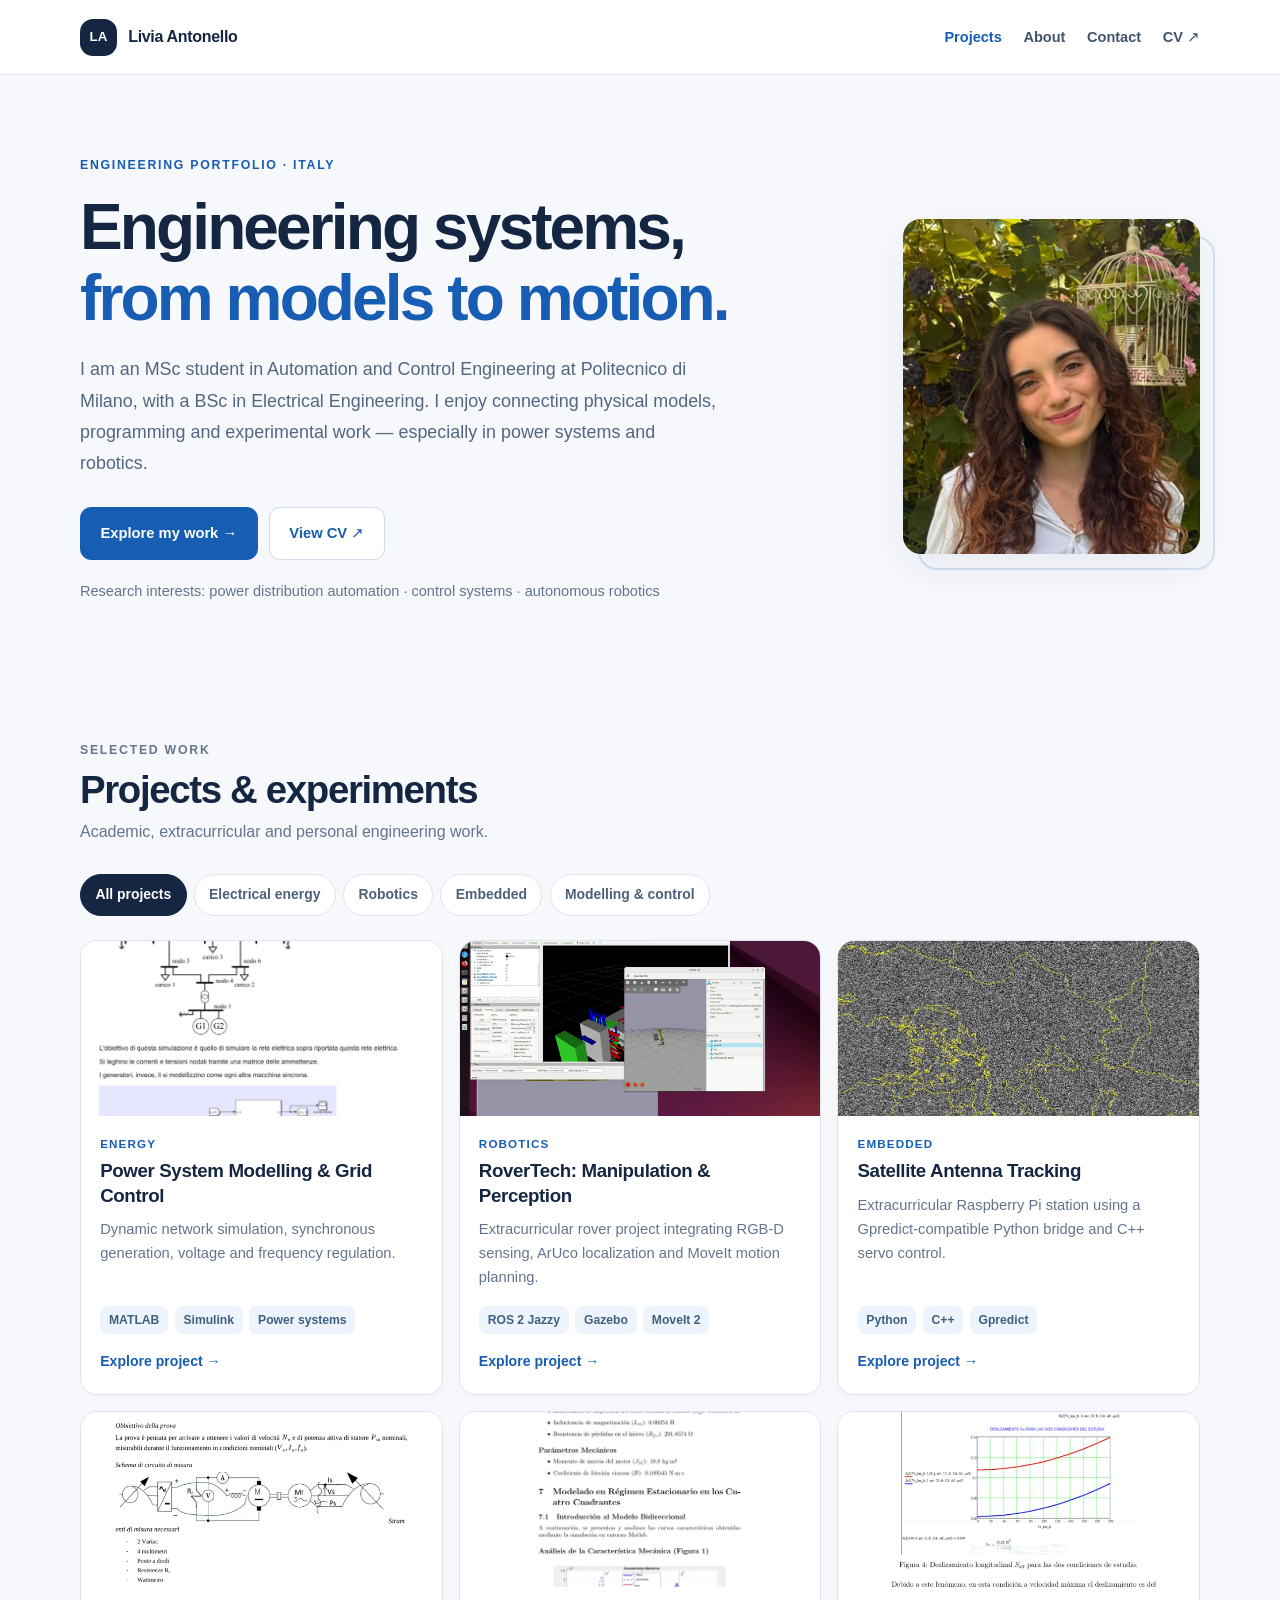
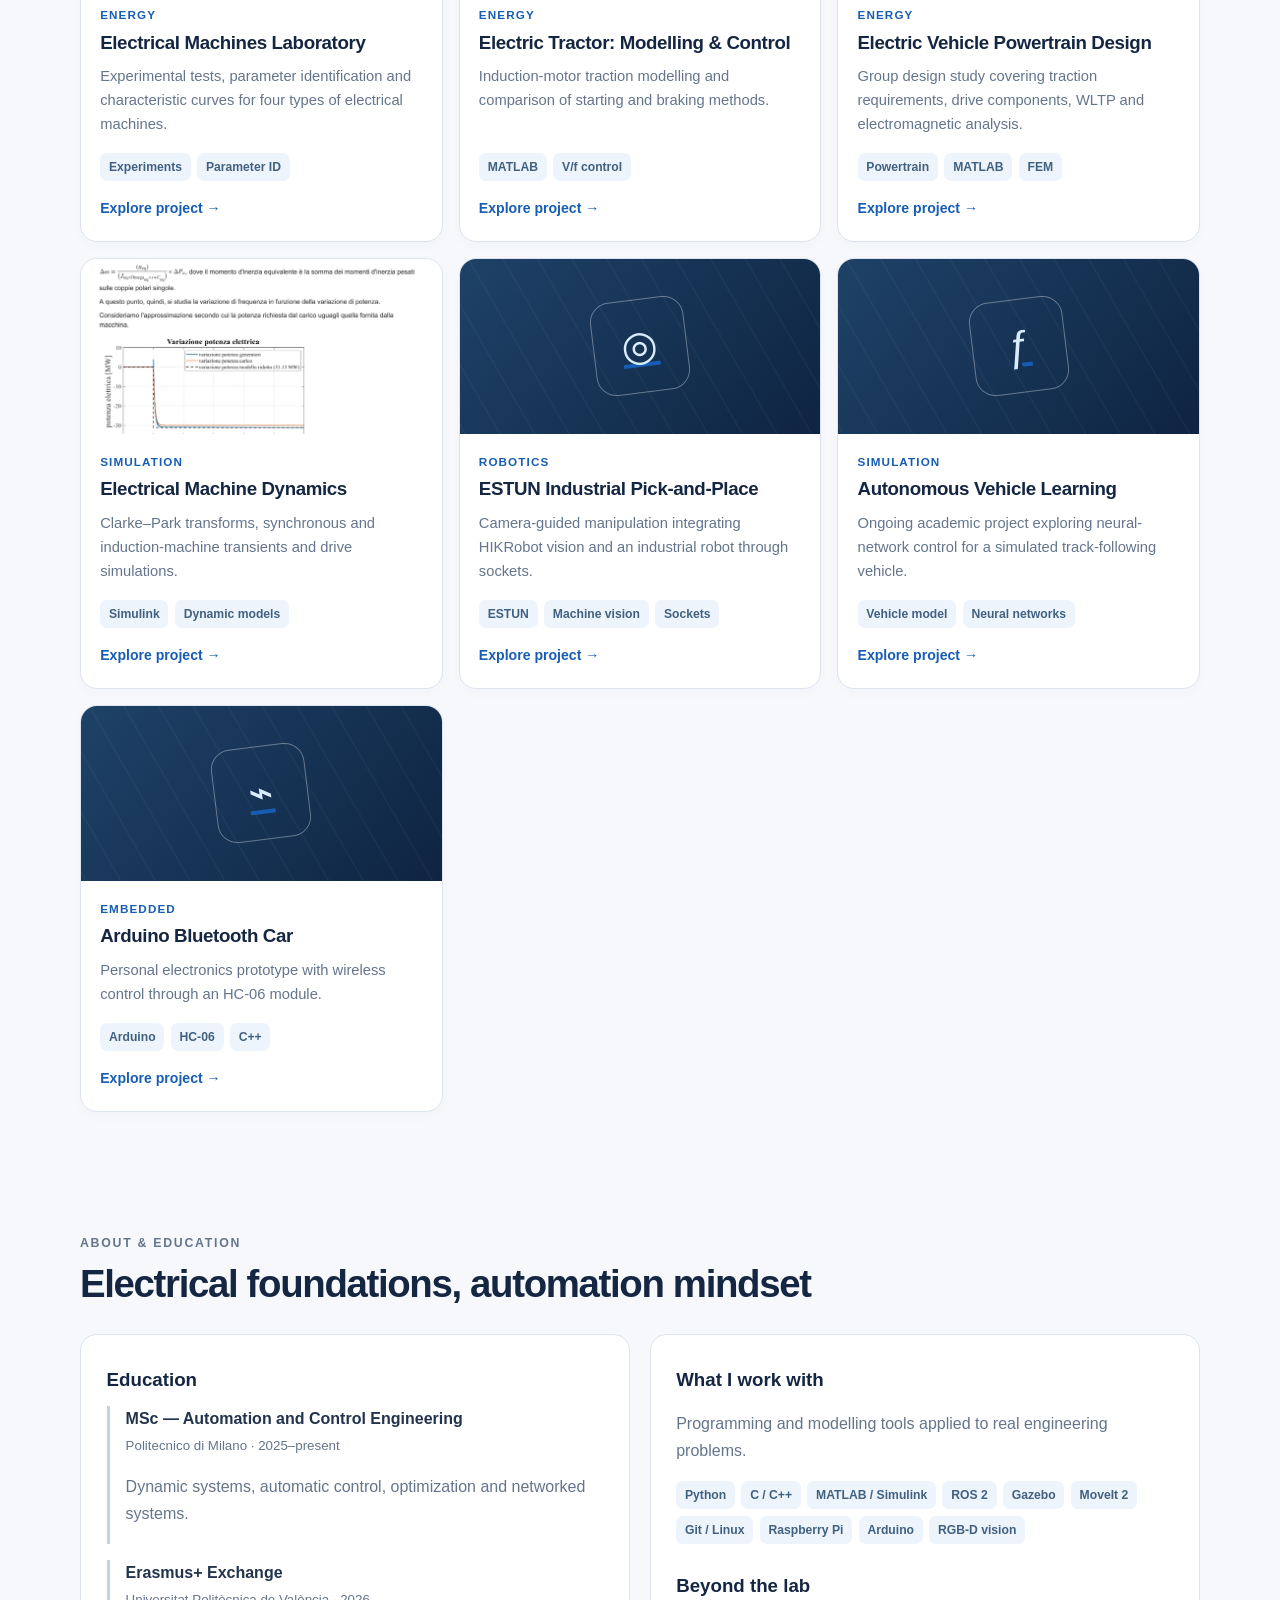
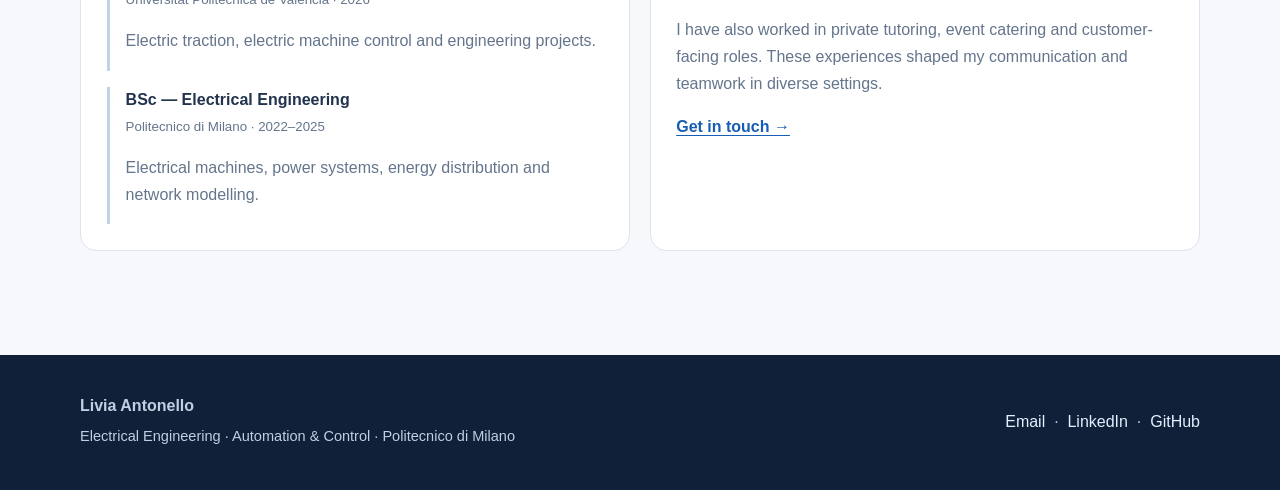
<file: index.html>
<!doctype html>
<html lang="en"><head><meta charset="utf-8"><meta name="viewport" content="width=device-width, initial-scale=1"><meta name="theme-color" content="#142642"><meta name="description" content="Projects in electrical engineering, robotics, automation, machine modelling and embedded control."><title>Engineering portfolio | Livia Antonello</title><link rel="icon" href="assets/favicon.svg" type="image/svg+xml"><link rel="stylesheet" href="style.css"></head><body><a href="#main" class="skip-link">Skip to content</a><nav class="site-nav" aria-label="Main navigation"><div class="container nav-inner"><a class="brand" href="index.html"><span class="brand-symbol">LA</span><span>Livia Antonello</span></a><div class="nav-links"><a href="index.html#projects" aria-current="page">Projects</a><a href="index.html#about">About</a><a href="mailto:liviaantonello003@gmail.com">Contact</a><a href="assets/docs/livia-antonello-cv.pdf">CV ↗</a></div></div></nav><main id="main"><section class="hero"><div class="container hero-layout"><div><p class="eyebrow">Engineering portfolio · Italy</p><h1>Engineering systems, <span>from models to motion.</span></h1><p class="lede">I am an MSc student in Automation and Control Engineering at Politecnico di Milano, with a BSc in Electrical Engineering. I enjoy connecting physical models, programming and experimental work — especially in power systems and robotics.</p><div class="hero-actions"><a class="btn" href="#projects">Explore my work →</a><a class="btn btn-light" href="assets/docs/livia-antonello-cv.pdf" target="_blank" rel="noopener noreferrer">View CV ↗</a></div><p class="subnote">Research interests: power distribution automation · control systems · autonomous robotics</p></div><div class="profile-frame"><img src="assets/img/profile.jpg" alt="Portrait of Livia Antonello"></div></div></section><section class="section" id="projects"><div class="container"><div class="section-heading"><div><p class="eyebrow">Selected work</p><h2>Projects & experiments</h2><p>Academic, extracurricular and personal engineering work.</p></div></div><div class="filter-row" role="group" aria-label="Filter projects"><button class="filter active" type="button" data-filter="all" aria-pressed="true">All projects</button><button class="filter" type="button" data-filter="energy" aria-pressed="false">Electrical energy</button><button class="filter" type="button" data-filter="robotics" aria-pressed="false">Robotics</button><button class="filter" type="button" data-filter="embedded" aria-pressed="false">Embedded</button><button class="filter" type="button" data-filter="simulation" aria-pressed="false">Modelling & control</button></div><div class="project-grid"><article class="project-card" data-categories="energy simulation"><a href="power_systems.html" aria-label="Open Power System Modelling &amp; Grid Control"><img class="card-image" src="assets/img/power-grid.webp" alt="Power System Modelling &amp; Grid Control project preview" loading="lazy"></a><div class="card-body"><div class="card-meta">energy</div><h3>Power System Modelling &amp; Grid Control</h3><p>Dynamic network simulation, synchronous generation, voltage and frequency regulation.</p><div class="tag-row"><span class="tag">MATLAB</span><span class="tag">Simulink</span><span class="tag">Power systems</span></div><a class="card-link" href="power_systems.html">Explore project →</a></div></article><article class="project-card" data-categories="robotics simulation"><a href="rover_project.html" aria-label="Open RoverTech: Manipulation &amp; Perception"><img class="card-image" src="assets/img/rover-poster.jpg" alt="RoverTech: Manipulation &amp; Perception project preview" loading="lazy"></a><div class="card-body"><div class="card-meta">robotics</div><h3>RoverTech: Manipulation &amp; Perception</h3><p>Extracurricular rover project integrating RGB-D sensing, ArUco localization and MoveIt motion planning.</p><div class="tag-row"><span class="tag">ROS 2 Jazzy</span><span class="tag">Gazebo</span><span class="tag">MoveIt 2</span></div><a class="card-link" href="rover_project.html">Explore project →</a></div></article><article class="project-card" data-categories="embedded robotics"><a href="satellite.html" aria-label="Open Satellite Antenna Tracking"><img class="card-image" src="assets/img/noaa15-pass.jpg" alt="Satellite Antenna Tracking project preview" loading="lazy"></a><div class="card-body"><div class="card-meta">embedded</div><h3>Satellite Antenna Tracking</h3><p>Extracurricular Raspberry Pi station using a Gpredict-compatible Python bridge and C++ servo control.</p><div class="tag-row"><span class="tag">Python</span><span class="tag">C++</span><span class="tag">Gpredict</span></div><a class="card-link" href="satellite.html">Explore project →</a></div></article><article class="project-card" data-categories="energy simulation"><a href="electrical_lab.html" aria-label="Open Electrical Machines Laboratory"><img class="card-image" src="assets/img/lab-machines.webp" alt="Electrical Machines Laboratory project preview" loading="lazy"></a><div class="card-body"><div class="card-meta">energy</div><h3>Electrical Machines Laboratory</h3><p>Experimental tests, parameter identification and characteristic curves for four types of electrical machines.</p><div class="tag-row"><span class="tag">Experiments</span><span class="tag">Parameter ID</span></div><a class="card-link" href="electrical_lab.html">Explore project →</a></div></article><article class="project-card" data-categories="energy simulation"><a href="tractor.html" aria-label="Open Electric Tractor: Modelling &amp; Control"><img class="card-image" src="assets/img/electric-tractor.webp" alt="Electric Tractor: Modelling &amp; Control project preview" loading="lazy"></a><div class="card-body"><div class="card-meta">energy</div><h3>Electric Tractor: Modelling &amp; Control</h3><p>Induction-motor traction modelling and comparison of starting and braking methods.</p><div class="tag-row"><span class="tag">MATLAB</span><span class="tag">V/f control</span></div><a class="card-link" href="tractor.html">Explore project →</a></div></article><article class="project-card" data-categories="energy simulation"><a href="powertrain.html" aria-label="Open Electric Vehicle Powertrain Design"><img class="card-image" src="assets/img/ev-powertrain.webp" alt="Electric Vehicle Powertrain Design project preview" loading="lazy"></a><div class="card-body"><div class="card-meta">energy</div><h3>Electric Vehicle Powertrain Design</h3><p>Group design study covering traction requirements, drive components, WLTP and electromagnetic analysis.</p><div class="tag-row"><span class="tag">Powertrain</span><span class="tag">MATLAB</span><span class="tag">FEM</span></div><a class="card-link" href="powertrain.html">Explore project →</a></div></article><article class="project-card" data-categories="simulation energy"><a href="simulink.html" aria-label="Open Electrical Machine Dynamics"><img class="card-image" src="assets/img/modelling.webp" alt="Electrical Machine Dynamics project preview" loading="lazy"></a><div class="card-body"><div class="card-meta">simulation</div><h3>Electrical Machine Dynamics</h3><p>Clarke–Park transforms, synchronous and induction-machine transients and drive simulations.</p><div class="tag-row"><span class="tag">Simulink</span><span class="tag">Dynamic models</span></div><a class="card-link" href="simulink.html">Explore project →</a></div></article><article class="project-card" data-categories="robotics embedded"><a href="estun.html" aria-label="Open ESTUN Industrial Pick-and-Place"><div class="card-abstract" aria-hidden="true"><div class="abstract-icon">◎</div></div></a><div class="card-body"><div class="card-meta">robotics</div><h3>ESTUN Industrial Pick-and-Place</h3><p>Camera-guided manipulation integrating HIKRobot vision and an industrial robot through sockets.</p><div class="tag-row"><span class="tag">ESTUN</span><span class="tag">Machine vision</span><span class="tag">Sockets</span></div><a class="card-link" href="estun.html">Explore project →</a></div></article><article class="project-card" data-categories="simulation robotics"><a href="acav.html" aria-label="Open Autonomous Vehicle Learning"><div class="card-abstract" aria-hidden="true"><div class="abstract-icon">ƒ</div></div></a><div class="card-body"><div class="card-meta">simulation</div><h3>Autonomous Vehicle Learning</h3><p>Ongoing academic project exploring neural-network control for a simulated track-following vehicle.</p><div class="tag-row"><span class="tag">Vehicle model</span><span class="tag">Neural networks</span></div><a class="card-link" href="acav.html">Explore project →</a></div></article><article class="project-card" data-categories="embedded robotics"><a href="macchina.html" aria-label="Open Arduino Bluetooth Car"><div class="card-abstract" aria-hidden="true"><div class="abstract-icon">⌁</div></div></a><div class="card-body"><div class="card-meta">embedded</div><h3>Arduino Bluetooth Car</h3><p>Personal electronics prototype with wireless control through an HC-06 module.</p><div class="tag-row"><span class="tag">Arduino</span><span class="tag">HC-06</span><span class="tag">C++</span></div><a class="card-link" href="macchina.html">Explore project →</a></div></article></div></div></section><section class="section" id="about"><div class="container"><div class="section-heading"><div><p class="eyebrow">About & education</p><h2>Electrical foundations, automation mindset</h2></div></div><div class="feature-panel"><div class="info-card"><h3>Education</h3><div class="timeline"><div class="timeline-item"><strong>MSc — Automation and Control Engineering</strong><small>Politecnico di Milano · 2025–present</small><p>Dynamic systems, automatic control, optimization and networked systems.</p></div><div class="timeline-item"><strong>Erasmus+ Exchange</strong><small>Universitat Politècnica de València · 2026</small><p>Electric traction, electric machine control and engineering projects.</p></div><div class="timeline-item"><strong>BSc — Electrical Engineering</strong><small>Politecnico di Milano · 2022–2025</small><p>Electrical machines, power systems, energy distribution and network modelling.</p></div></div></div><div class="info-card"><h3>What I work with</h3><p>Programming and modelling tools applied to real engineering problems.</p><div class="tag-row"><span class="tag">Python</span><span class="tag">C / C++</span><span class="tag">MATLAB / Simulink</span><span class="tag">ROS 2</span><span class="tag">Gazebo</span><span class="tag">MoveIt 2</span><span class="tag">Git / Linux</span><span class="tag">Raspberry Pi</span><span class="tag">Arduino</span><span class="tag">RGB-D vision</span></div><h3 style="margin-top:1.6rem">Beyond the lab</h3><p>I have also worked in private tutoring, event catering and customer-facing roles. These experiences shaped my communication and teamwork in diverse settings.</p><a href="mailto:liviaantonello003@gmail.com" class="archive-link">Get in touch →</a></div></div></div></section></main><footer class="footer"><div class="container footer-inner"><div><strong>Livia Antonello</strong><p>Electrical Engineering · Automation &amp; Control · Politecnico di Milano</p></div><div><a href="mailto:liviaantonello003@gmail.com">Email</a> &nbsp;·&nbsp; <a href="https://www.linkedin.com/in/livia-antonello-8289b5294/" target="_blank" rel="noopener noreferrer">LinkedIn</a> &nbsp;·&nbsp; <a href="https://github.com/Liviaantonello" target="_blank" rel="noopener noreferrer">GitHub</a></div></div></footer><script src="site.js" defer></script></body></html>
</file>
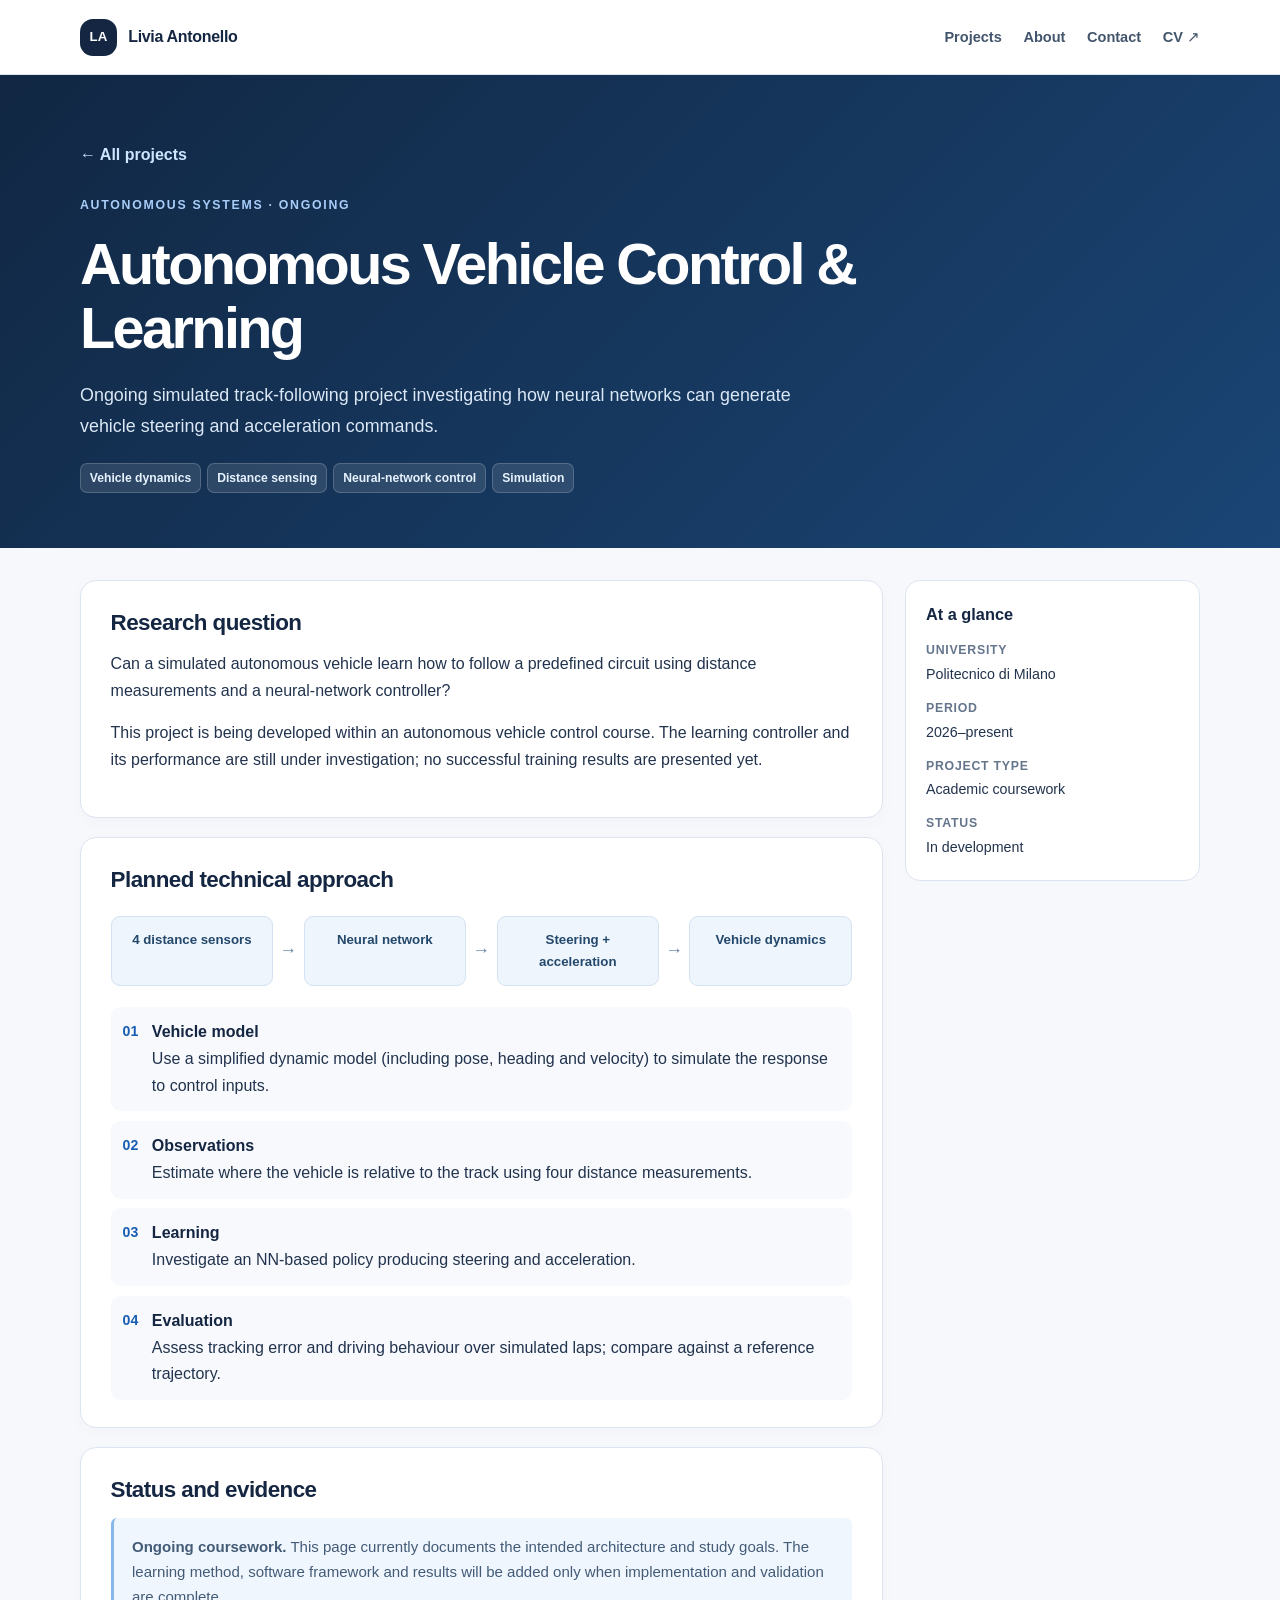
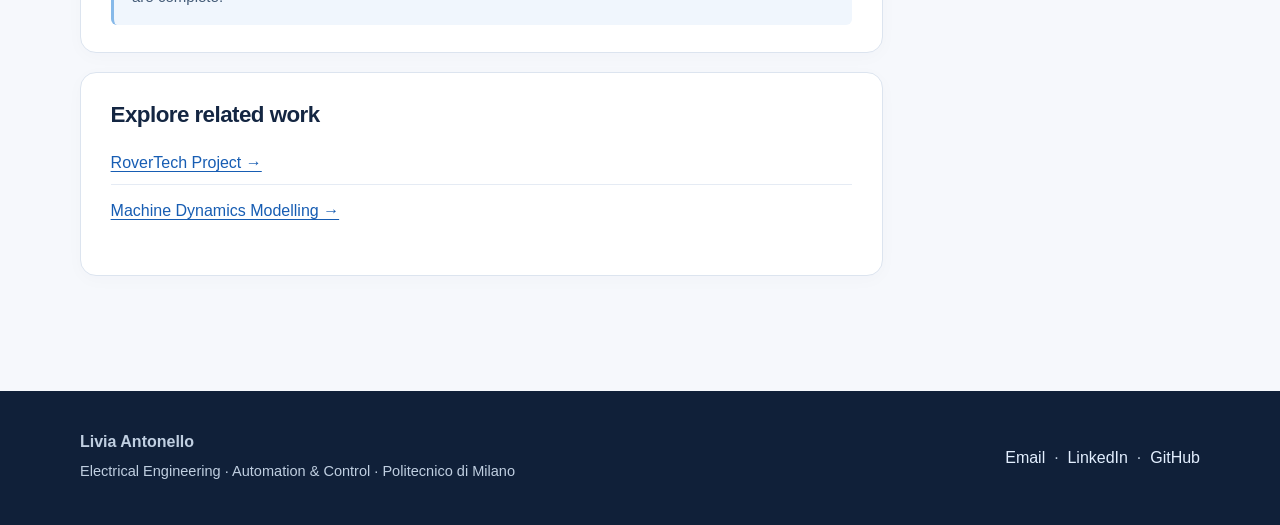
<file: acav.html>
<!doctype html>
<html lang="en"><head><meta charset="utf-8"><meta name="viewport" content="width=device-width, initial-scale=1"><meta name="theme-color" content="#142642"><meta name="description" content="Ongoing simulated track-following project investigating how neural networks can generate vehicle steering and acceleration commands."><title>Autonomous Vehicle Control &amp; Learning | Livia Antonello</title><link rel="icon" href="assets/favicon.svg" type="image/svg+xml"><link rel="stylesheet" href="style.css"></head><body><a href="#main" class="skip-link">Skip to content</a><nav class="site-nav" aria-label="Main navigation"><div class="container nav-inner"><a class="brand" href="index.html"><span class="brand-symbol">LA</span><span>Livia Antonello</span></a><div class="nav-links"><a href="index.html#projects">Projects</a><a href="index.html#about">About</a><a href="mailto:liviaantonello003@gmail.com">Contact</a><a href="assets/docs/livia-antonello-cv.pdf">CV ↗</a></div></div></nav><main id="main"><header class="detail-hero"><div class="container"><a class="back" href="index.html#projects">← All projects</a><p class="eyebrow">Autonomous systems · Ongoing</p><h1>Autonomous Vehicle Control &amp; Learning</h1><p class="detail-lede">Ongoing simulated track-following project investigating how neural networks can generate vehicle steering and acceleration commands.</p><div class="tag-row"><span class="tag">Vehicle dynamics</span><span class="tag">Distance sensing</span><span class="tag">Neural-network control</span><span class="tag">Simulation</span></div></div></header><div class="container detail-layout"><article class="detail-article"><section class="content-panel"><h2>Research question</h2><p>Can a simulated autonomous vehicle learn how to follow a predefined circuit using distance measurements and a neural-network controller?</p><p>This project is being developed within an autonomous vehicle control course. The learning controller and its performance are still under investigation; no successful training results are presented yet.</p></section><section class="content-panel"><h2>Planned technical approach</h2><div class="diagram-row"><div class="diagram-box">4 distance sensors</div><span class="diagram-arrow">→</span><div class="diagram-box">Neural network</div><span class="diagram-arrow">→</span><div class="diagram-box">Steering + acceleration</div><span class="diagram-arrow">→</span><div class="diagram-box">Vehicle dynamics</div></div><div class="steps"><div class="step"><span class="step-n">01</span><div><strong>Vehicle model</strong><div>Use a simplified dynamic model (including pose, heading and velocity) to simulate the response to control inputs.</div></div></div><div class="step"><span class="step-n">02</span><div><strong>Observations</strong><div>Estimate where the vehicle is relative to the track using four distance measurements.</div></div></div><div class="step"><span class="step-n">03</span><div><strong>Learning</strong><div>Investigate an NN-based policy producing steering and acceleration.</div></div></div><div class="step"><span class="step-n">04</span><div><strong>Evaluation</strong><div>Assess tracking error and driving behaviour over simulated laps; compare against a reference trajectory.</div></div></div></div></section><section class="content-panel"><h2>Status and evidence</h2><div class="notice"><strong>Ongoing coursework.</strong> This page currently documents the intended architecture and study goals. The learning method, software framework and results will be added only when implementation and validation are complete.</div></section><section class="content-panel"><h2>Explore related work</h2><ul class="site-link-list"><li><a href="rover_project.html">RoverTech Project →</a></li><li><a href="simulink.html">Machine Dynamics Modelling →</a></li></ul></section></article><aside class="detail-sidebar" aria-label="Project information"><div class="sidebar-panel"><h2>At a glance</h2><dl class="facts"><div><dt>University</dt><dd>Politecnico di Milano</dd></div><div><dt>Period</dt><dd>2026–present</dd></div><div><dt>Project type</dt><dd>Academic coursework</dd></div><div><dt>Status</dt><dd>In development</dd></div></dl></div></aside></div></main><footer class="footer"><div class="container footer-inner"><div><strong>Livia Antonello</strong><p>Electrical Engineering · Automation &amp; Control · Politecnico di Milano</p></div><div><a href="mailto:liviaantonello003@gmail.com">Email</a> &nbsp;·&nbsp; <a href="https://www.linkedin.com/in/livia-antonello-8289b5294/" target="_blank" rel="noopener noreferrer">LinkedIn</a> &nbsp;·&nbsp; <a href="https://github.com/Liviaantonello" target="_blank" rel="noopener noreferrer">GitHub</a></div></div></footer></body></html>
</file>
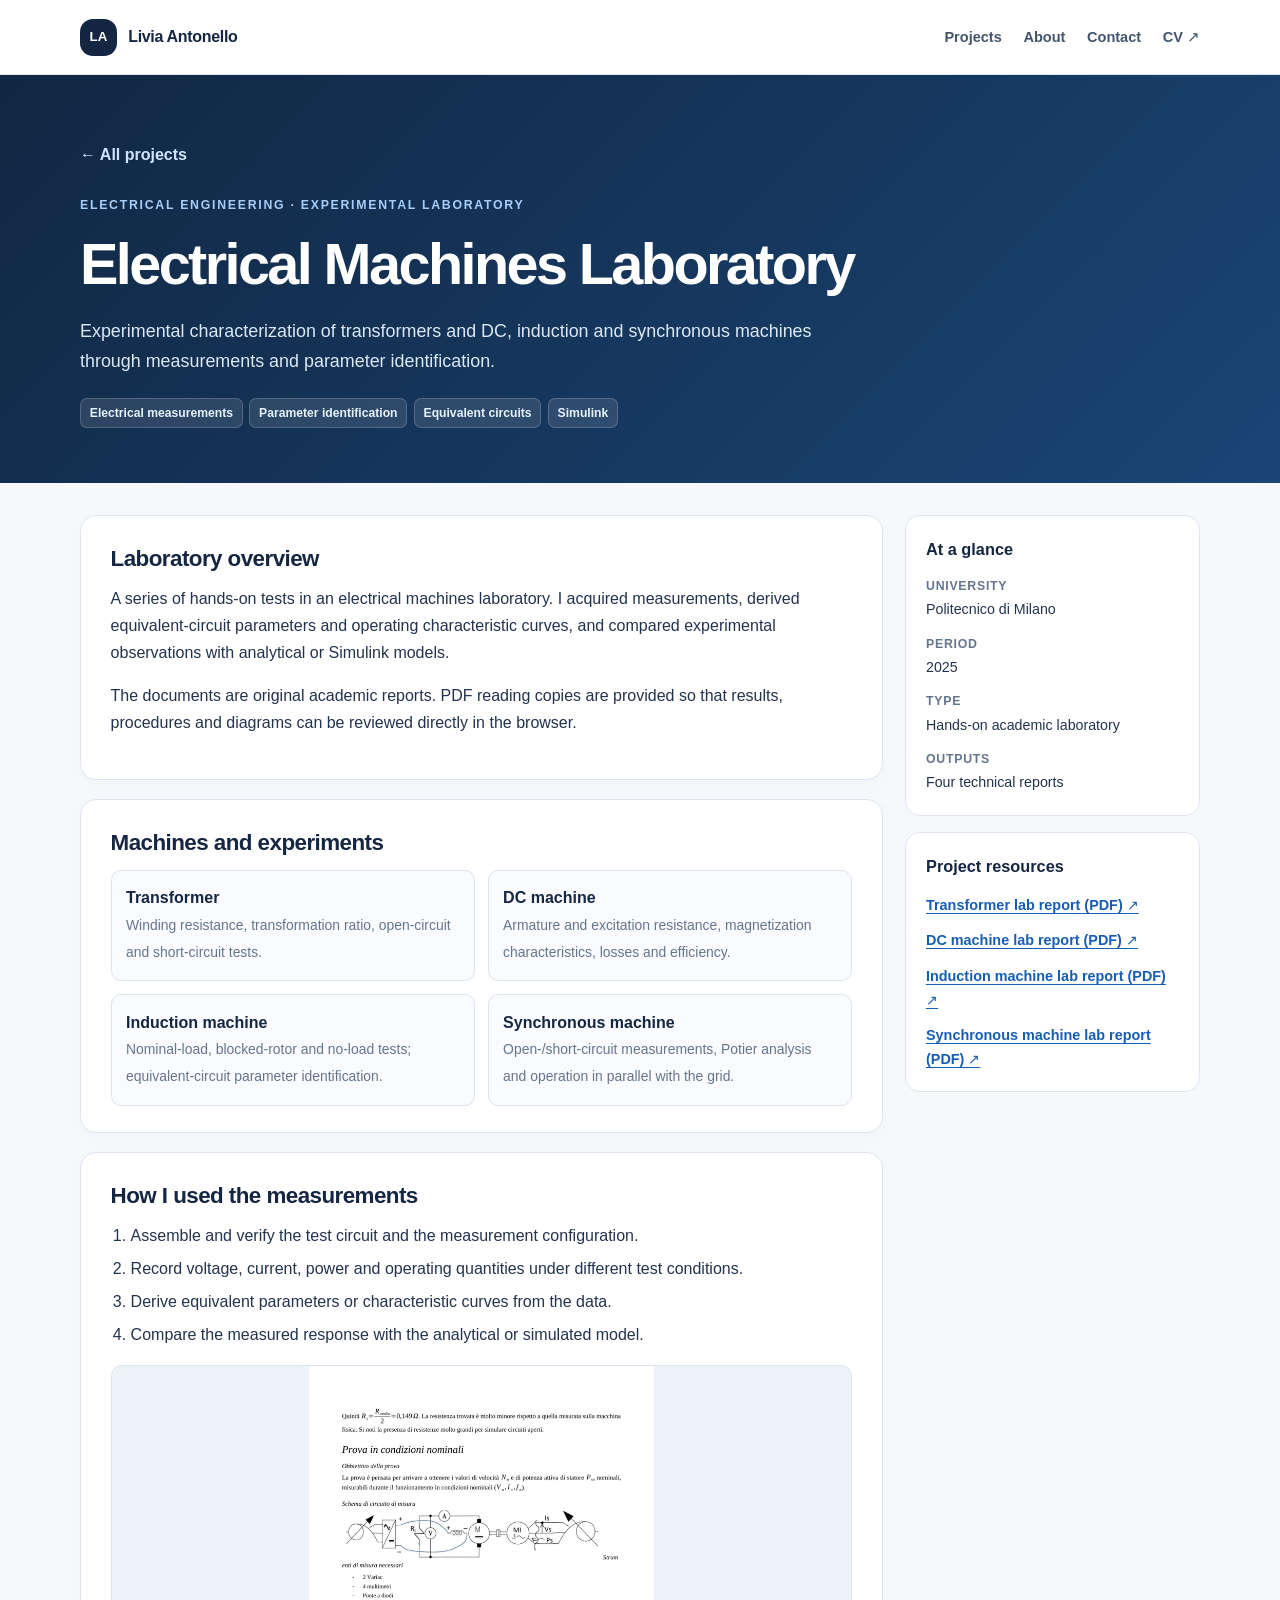
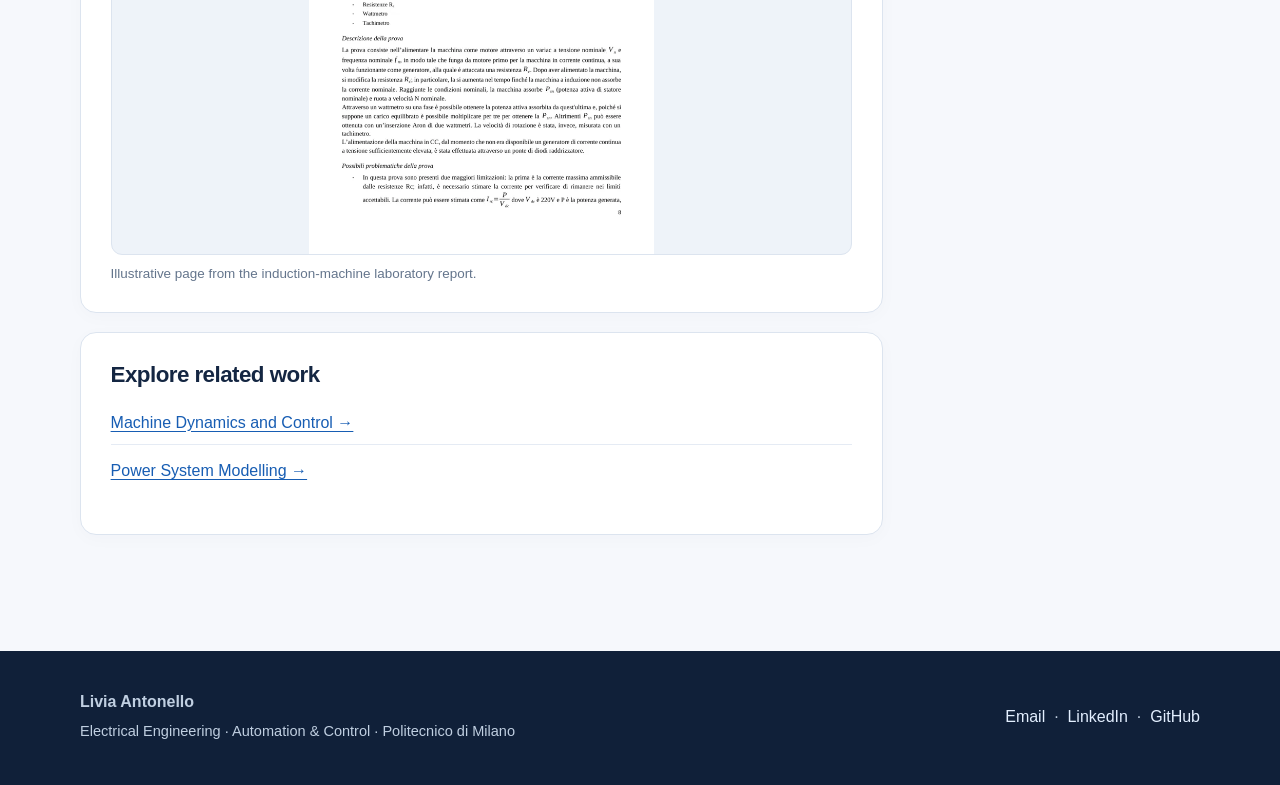
<file: electrical_lab.html>
<!doctype html>
<html lang="en"><head><meta charset="utf-8"><meta name="viewport" content="width=device-width, initial-scale=1"><meta name="theme-color" content="#142642"><meta name="description" content="Experimental characterization of transformers and DC, induction and synchronous machines through measurements and parameter identification."><title>Electrical Machines Laboratory | Livia Antonello</title><link rel="icon" href="assets/favicon.svg" type="image/svg+xml"><link rel="stylesheet" href="style.css"></head><body><a href="#main" class="skip-link">Skip to content</a><nav class="site-nav" aria-label="Main navigation"><div class="container nav-inner"><a class="brand" href="index.html"><span class="brand-symbol">LA</span><span>Livia Antonello</span></a><div class="nav-links"><a href="index.html#projects">Projects</a><a href="index.html#about">About</a><a href="mailto:liviaantonello003@gmail.com">Contact</a><a href="assets/docs/livia-antonello-cv.pdf">CV ↗</a></div></div></nav><main id="main"><header class="detail-hero"><div class="container"><a class="back" href="index.html#projects">← All projects</a><p class="eyebrow">Electrical engineering · Experimental laboratory</p><h1>Electrical Machines Laboratory</h1><p class="detail-lede">Experimental characterization of transformers and DC, induction and synchronous machines through measurements and parameter identification.</p><div class="tag-row"><span class="tag">Electrical measurements</span><span class="tag">Parameter identification</span><span class="tag">Equivalent circuits</span><span class="tag">Simulink</span></div></div></header><div class="container detail-layout"><article class="detail-article"><section class="content-panel"><h2>Laboratory overview</h2><p>A series of hands-on tests in an electrical machines laboratory. I acquired measurements, derived equivalent-circuit parameters and operating characteristic curves, and compared experimental observations with analytical or Simulink models.</p><p>The documents are original academic reports. PDF reading copies are provided so that results, procedures and diagrams can be reviewed directly in the browser.</p></section><section class="content-panel"><h2>Machines and experiments</h2><div class="mini-grid"><div class="mini"><strong>Transformer</strong><span>Winding resistance, transformation ratio, open-circuit and short-circuit tests.</span></div><div class="mini"><strong>DC machine</strong><span>Armature and excitation resistance, magnetization characteristics, losses and efficiency.</span></div><div class="mini"><strong>Induction machine</strong><span>Nominal-load, blocked-rotor and no-load tests; equivalent-circuit parameter identification.</span></div><div class="mini"><strong>Synchronous machine</strong><span>Open-/short-circuit measurements, Potier analysis and operation in parallel with the grid.</span></div></div></section><section class="content-panel"><h2>How I used the measurements</h2><ol><li>Assemble and verify the test circuit and the measurement configuration.</li><li>Record voltage, current, power and operating quantities under different test conditions.</li><li>Derive equivalent parameters or characteristic curves from the data.</li><li>Compare the measured response with the analytical or simulated model.</li></ol><figure><img loading="lazy" src="assets/img/lab-machines.webp" alt="A page with measured and calculated results from the induction-machine laboratory work."><figcaption>Illustrative page from the induction-machine laboratory report.</figcaption></figure></section><section class="content-panel"><h2>Explore related work</h2><ul class="site-link-list"><li><a href="simulink.html">Machine Dynamics and Control →</a></li><li><a href="power_systems.html">Power System Modelling →</a></li></ul></section></article><aside class="detail-sidebar" aria-label="Project information"><div class="sidebar-panel"><h2>At a glance</h2><dl class="facts"><div><dt>University</dt><dd>Politecnico di Milano</dd></div><div><dt>Period</dt><dd>2025</dd></div><div><dt>Type</dt><dd>Hands-on academic laboratory</dd></div><div><dt>Outputs</dt><dd>Four technical reports</dd></div></dl></div><div class="sidebar-panel"><h2>Project resources</h2><div class="resource-list"><a href="assets/docs/trasformatore.pdf" target="_blank" rel="noopener noreferrer">Transformer lab report (PDF) ↗</a><a href="assets/docs/macchina-corrente-continua.pdf" target="_blank" rel="noopener noreferrer">DC machine lab report (PDF) ↗</a><a href="assets/docs/macchina-induzione.pdf" target="_blank" rel="noopener noreferrer">Induction machine lab report (PDF) ↗</a><a href="assets/docs/macchina-sincrona.pdf" target="_blank" rel="noopener noreferrer">Synchronous machine lab report (PDF) ↗</a></div></div></aside></div></main><footer class="footer"><div class="container footer-inner"><div><strong>Livia Antonello</strong><p>Electrical Engineering · Automation &amp; Control · Politecnico di Milano</p></div><div><a href="mailto:liviaantonello003@gmail.com">Email</a> &nbsp;·&nbsp; <a href="https://www.linkedin.com/in/livia-antonello-8289b5294/" target="_blank" rel="noopener noreferrer">LinkedIn</a> &nbsp;·&nbsp; <a href="https://github.com/Liviaantonello" target="_blank" rel="noopener noreferrer">GitHub</a></div></div></footer></body></html>
</file>
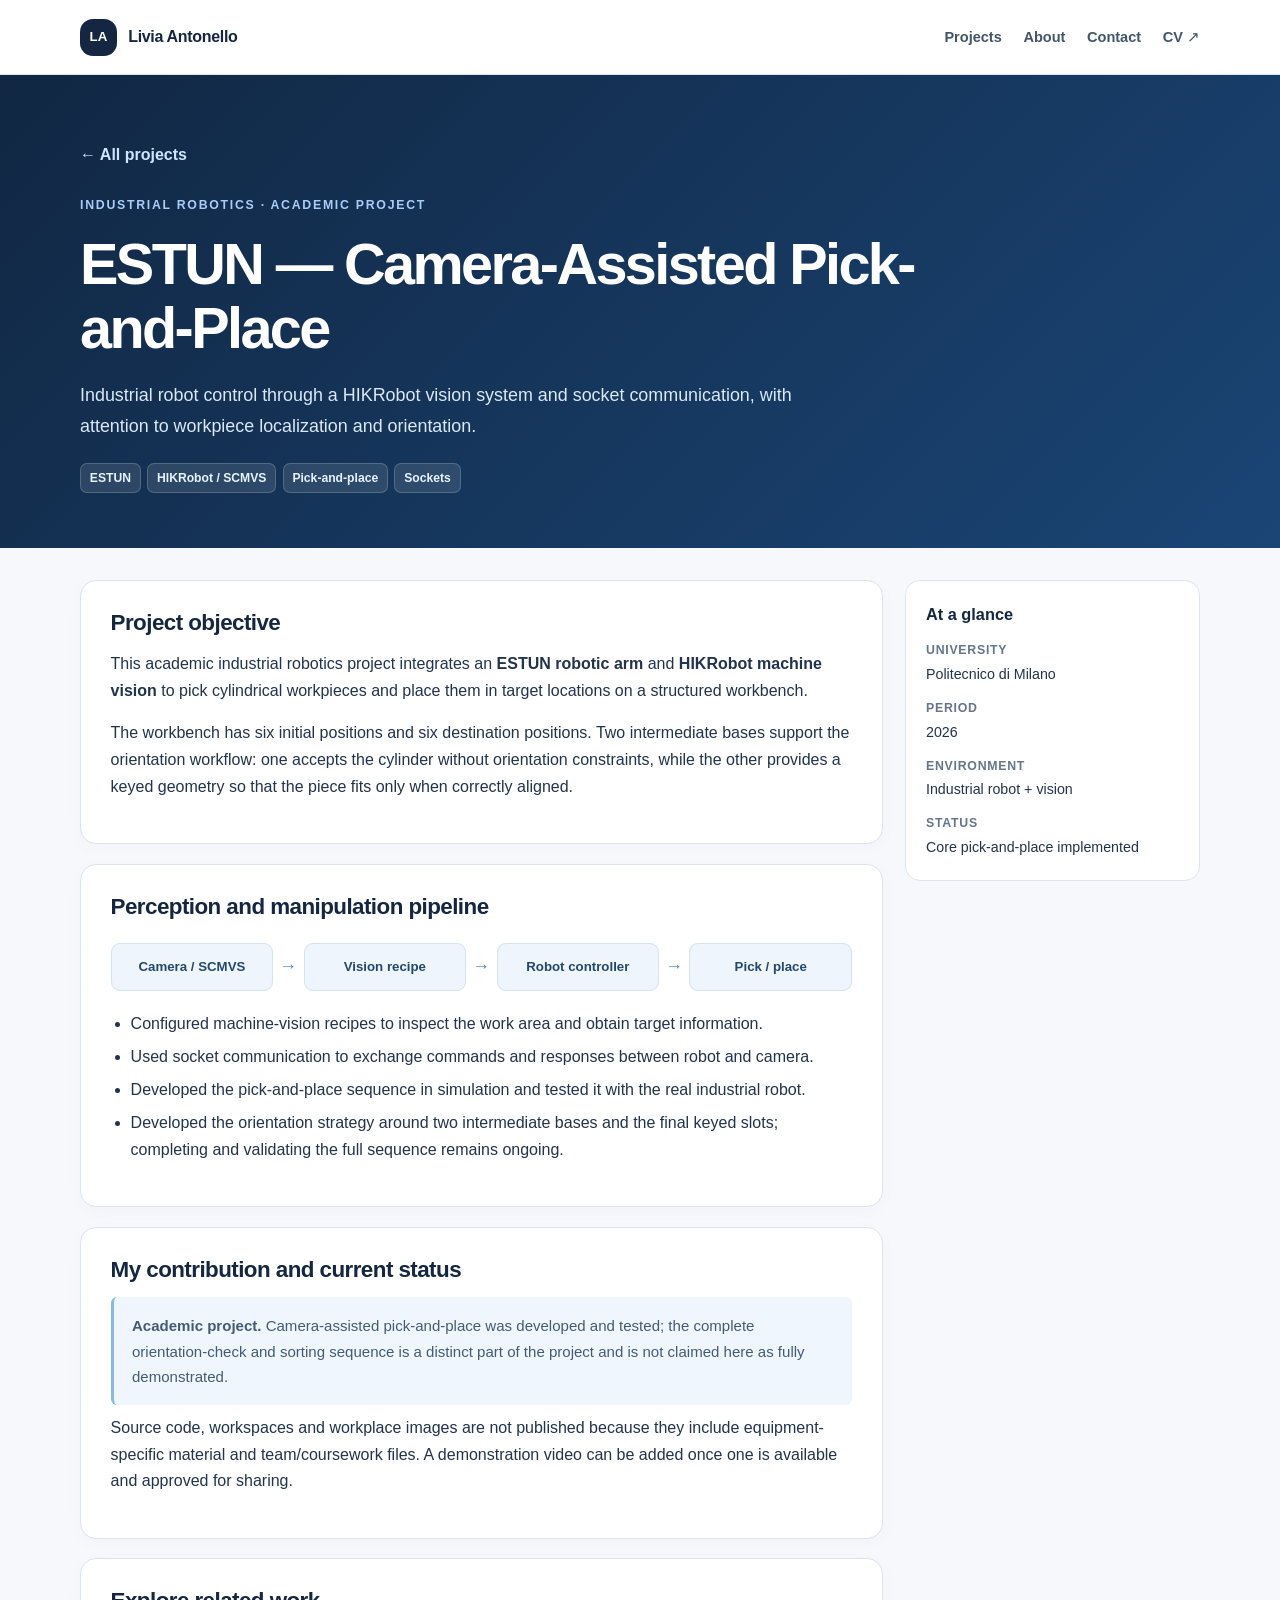
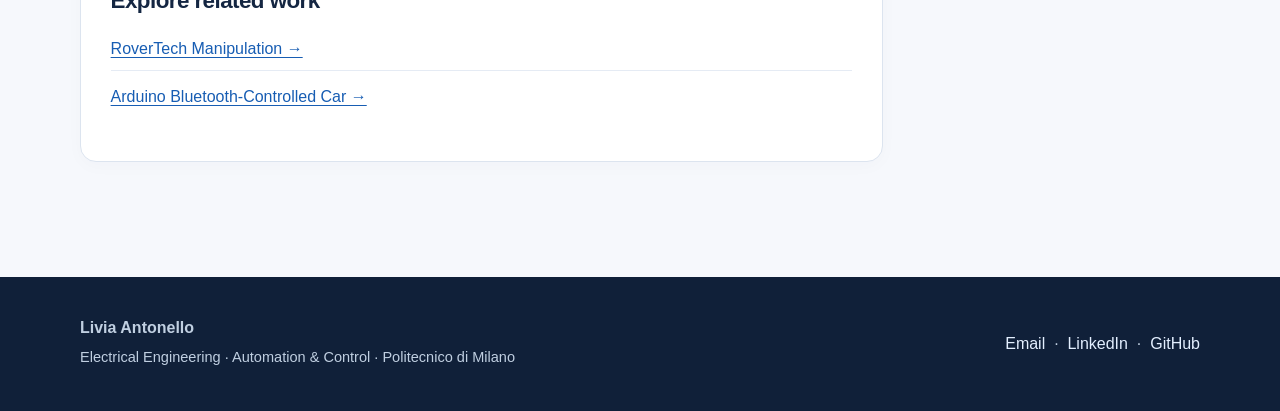
<file: estun.html>
<!doctype html>
<html lang="en"><head><meta charset="utf-8"><meta name="viewport" content="width=device-width, initial-scale=1"><meta name="theme-color" content="#142642"><meta name="description" content="Industrial robot control through a HIKRobot vision system and socket communication, with attention to workpiece localization and orientation."><title>ESTUN — Camera-Assisted Pick-and-Place | Livia Antonello</title><link rel="icon" href="assets/favicon.svg" type="image/svg+xml"><link rel="stylesheet" href="style.css"></head><body><a href="#main" class="skip-link">Skip to content</a><nav class="site-nav" aria-label="Main navigation"><div class="container nav-inner"><a class="brand" href="index.html"><span class="brand-symbol">LA</span><span>Livia Antonello</span></a><div class="nav-links"><a href="index.html#projects">Projects</a><a href="index.html#about">About</a><a href="mailto:liviaantonello003@gmail.com">Contact</a><a href="assets/docs/livia-antonello-cv.pdf">CV ↗</a></div></div></nav><main id="main"><header class="detail-hero"><div class="container"><a class="back" href="index.html#projects">← All projects</a><p class="eyebrow">Industrial robotics · Academic project</p><h1>ESTUN — Camera-Assisted Pick-and-Place</h1><p class="detail-lede">Industrial robot control through a HIKRobot vision system and socket communication, with attention to workpiece localization and orientation.</p><div class="tag-row"><span class="tag">ESTUN</span><span class="tag">HIKRobot / SCMVS</span><span class="tag">Pick-and-place</span><span class="tag">Sockets</span></div></div></header><div class="container detail-layout"><article class="detail-article"><section class="content-panel"><h2>Project objective</h2><p>This academic industrial robotics project integrates an <strong>ESTUN robotic arm</strong> and <strong>HIKRobot machine vision</strong> to pick cylindrical workpieces and place them in target locations on a structured workbench.</p><p>The workbench has six initial positions and six destination positions. Two intermediate bases support the orientation workflow: one accepts the cylinder without orientation constraints, while the other provides a keyed geometry so that the piece fits only when correctly aligned.</p></section><section class="content-panel"><h2>Perception and manipulation pipeline</h2><div class="diagram-row"><div class="diagram-box">Camera / SCMVS</div><span class="diagram-arrow">→</span><div class="diagram-box">Vision recipe</div><span class="diagram-arrow">→</span><div class="diagram-box">Robot controller</div><span class="diagram-arrow">→</span><div class="diagram-box">Pick / place</div></div><ul><li>Configured machine-vision recipes to inspect the work area and obtain target information.</li><li>Used socket communication to exchange commands and responses between robot and camera.</li><li>Developed the pick-and-place sequence in simulation and tested it with the real industrial robot.</li><li>Developed the orientation strategy around two intermediate bases and the final keyed slots; completing and validating the full sequence remains ongoing.</li></ul></section><section class="content-panel"><h2>My contribution and current status</h2><div class="notice"><strong>Academic project.</strong> Camera-assisted pick-and-place was developed and tested; the complete orientation-check and sorting sequence is a distinct part of the project and is not claimed here as fully demonstrated.</div><p>Source code, workspaces and workplace images are not published because they include equipment-specific material and team/coursework files. A demonstration video can be added once one is available and approved for sharing.</p></section><section class="content-panel"><h2>Explore related work</h2><ul class="site-link-list"><li><a href="rover_project.html">RoverTech Manipulation →</a></li><li><a href="macchina.html">Arduino Bluetooth-Controlled Car →</a></li></ul></section></article><aside class="detail-sidebar" aria-label="Project information"><div class="sidebar-panel"><h2>At a glance</h2><dl class="facts"><div><dt>University</dt><dd>Politecnico di Milano</dd></div><div><dt>Period</dt><dd>2026</dd></div><div><dt>Environment</dt><dd>Industrial robot + vision</dd></div><div><dt>Status</dt><dd>Core pick-and-place implemented</dd></div></dl></div></aside></div></main><footer class="footer"><div class="container footer-inner"><div><strong>Livia Antonello</strong><p>Electrical Engineering · Automation &amp; Control · Politecnico di Milano</p></div><div><a href="mailto:liviaantonello003@gmail.com">Email</a> &nbsp;·&nbsp; <a href="https://www.linkedin.com/in/livia-antonello-8289b5294/" target="_blank" rel="noopener noreferrer">LinkedIn</a> &nbsp;·&nbsp; <a href="https://github.com/Liviaantonello" target="_blank" rel="noopener noreferrer">GitHub</a></div></div></footer></body></html>
</file>
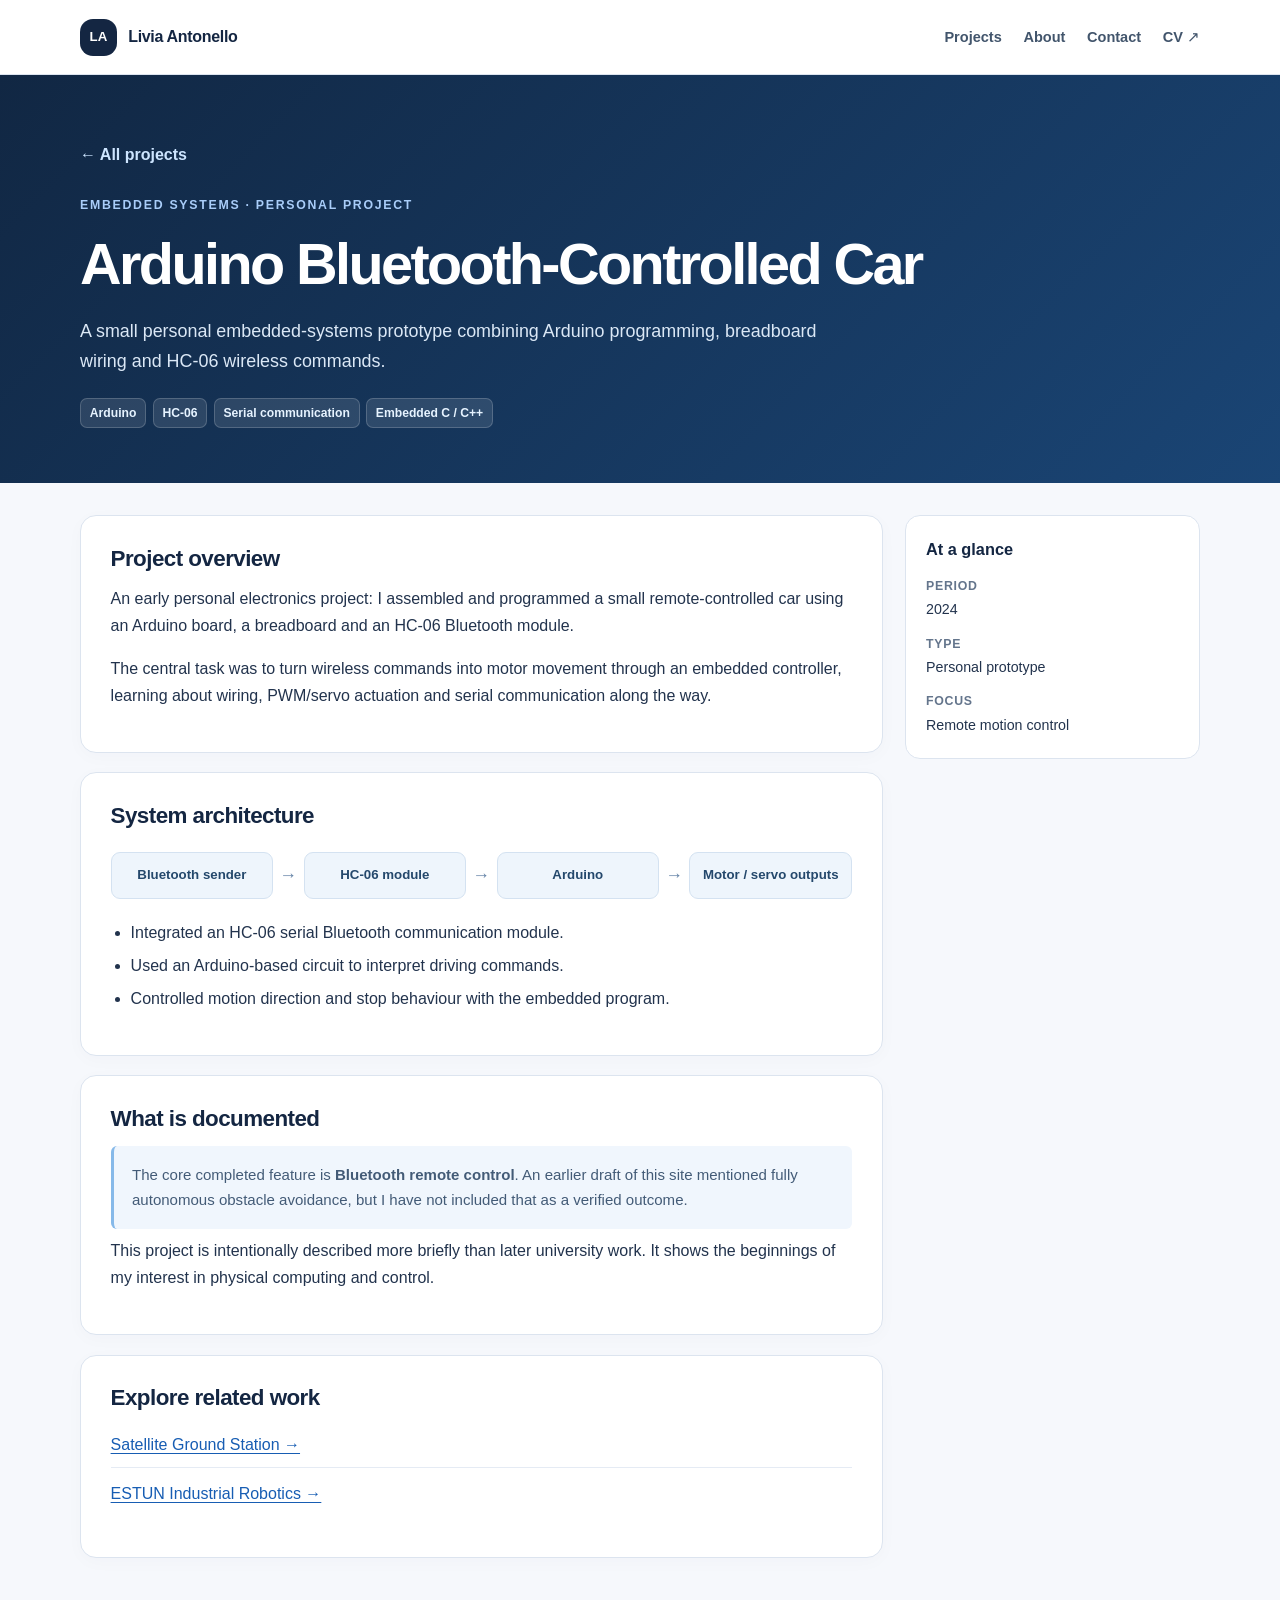
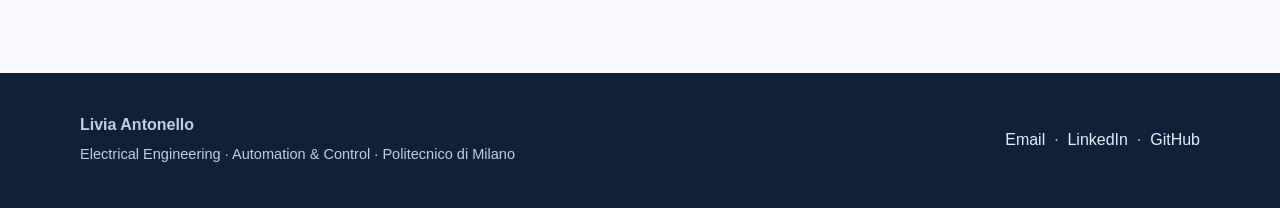
<file: macchina.html>
<!doctype html>
<html lang="en"><head><meta charset="utf-8"><meta name="viewport" content="width=device-width, initial-scale=1"><meta name="theme-color" content="#142642"><meta name="description" content="A small personal embedded-systems prototype combining Arduino programming, breadboard wiring and HC-06 wireless commands."><title>Arduino Bluetooth-Controlled Car | Livia Antonello</title><link rel="icon" href="assets/favicon.svg" type="image/svg+xml"><link rel="stylesheet" href="style.css"></head><body><a href="#main" class="skip-link">Skip to content</a><nav class="site-nav" aria-label="Main navigation"><div class="container nav-inner"><a class="brand" href="index.html"><span class="brand-symbol">LA</span><span>Livia Antonello</span></a><div class="nav-links"><a href="index.html#projects">Projects</a><a href="index.html#about">About</a><a href="mailto:liviaantonello003@gmail.com">Contact</a><a href="assets/docs/livia-antonello-cv.pdf">CV ↗</a></div></div></nav><main id="main"><header class="detail-hero"><div class="container"><a class="back" href="index.html#projects">← All projects</a><p class="eyebrow">Embedded systems · Personal project</p><h1>Arduino Bluetooth-Controlled Car</h1><p class="detail-lede">A small personal embedded-systems prototype combining Arduino programming, breadboard wiring and HC-06 wireless commands.</p><div class="tag-row"><span class="tag">Arduino</span><span class="tag">HC-06</span><span class="tag">Serial communication</span><span class="tag">Embedded C / C++</span></div></div></header><div class="container detail-layout"><article class="detail-article"><section class="content-panel"><h2>Project overview</h2><p>An early personal electronics project: I assembled and programmed a small remote-controlled car using an Arduino board, a breadboard and an HC-06 Bluetooth module.</p><p>The central task was to turn wireless commands into motor movement through an embedded controller, learning about wiring, PWM/servo actuation and serial communication along the way.</p></section><section class="content-panel"><h2>System architecture</h2><div class="diagram-row"><div class="diagram-box">Bluetooth sender</div><span class="diagram-arrow">→</span><div class="diagram-box">HC-06 module</div><span class="diagram-arrow">→</span><div class="diagram-box">Arduino</div><span class="diagram-arrow">→</span><div class="diagram-box">Motor / servo outputs</div></div><ul><li>Integrated an HC-06 serial Bluetooth communication module.</li><li>Used an Arduino-based circuit to interpret driving commands.</li><li>Controlled motion direction and stop behaviour with the embedded program.</li></ul></section><section class="content-panel"><h2>What is documented</h2><div class="notice">The core completed feature is <strong>Bluetooth remote control</strong>. An earlier draft of this site mentioned fully autonomous obstacle avoidance, but I have not included that as a verified outcome.</div><p>This project is intentionally described more briefly than later university work. It shows the beginnings of my interest in physical computing and control.</p></section><section class="content-panel"><h2>Explore related work</h2><ul class="site-link-list"><li><a href="satellite.html">Satellite Ground Station →</a></li><li><a href="estun.html">ESTUN Industrial Robotics →</a></li></ul></section></article><aside class="detail-sidebar" aria-label="Project information"><div class="sidebar-panel"><h2>At a glance</h2><dl class="facts"><div><dt>Period</dt><dd>2024</dd></div><div><dt>Type</dt><dd>Personal prototype</dd></div><div><dt>Focus</dt><dd>Remote motion control</dd></div></dl></div></aside></div></main><footer class="footer"><div class="container footer-inner"><div><strong>Livia Antonello</strong><p>Electrical Engineering · Automation &amp; Control · Politecnico di Milano</p></div><div><a href="mailto:liviaantonello003@gmail.com">Email</a> &nbsp;·&nbsp; <a href="https://www.linkedin.com/in/livia-antonello-8289b5294/" target="_blank" rel="noopener noreferrer">LinkedIn</a> &nbsp;·&nbsp; <a href="https://github.com/Liviaantonello" target="_blank" rel="noopener noreferrer">GitHub</a></div></div></footer></body></html>
</file>
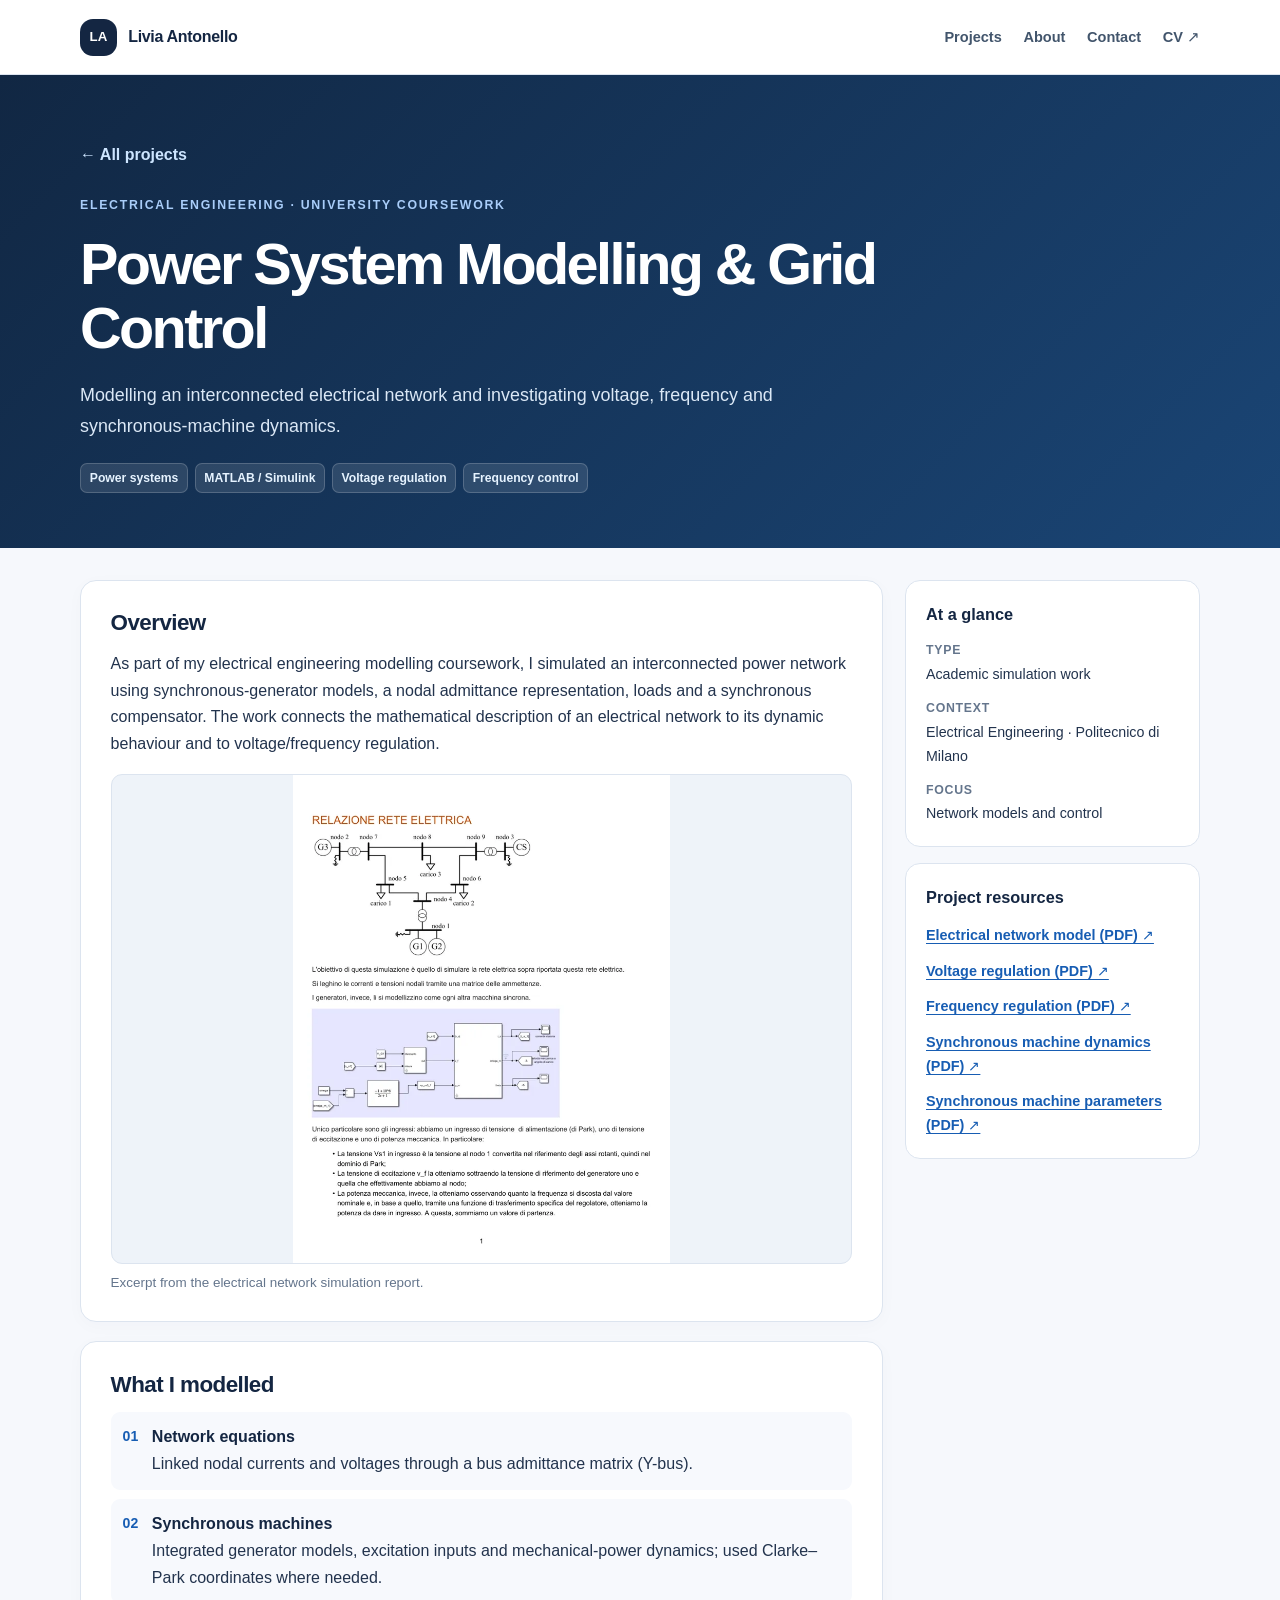
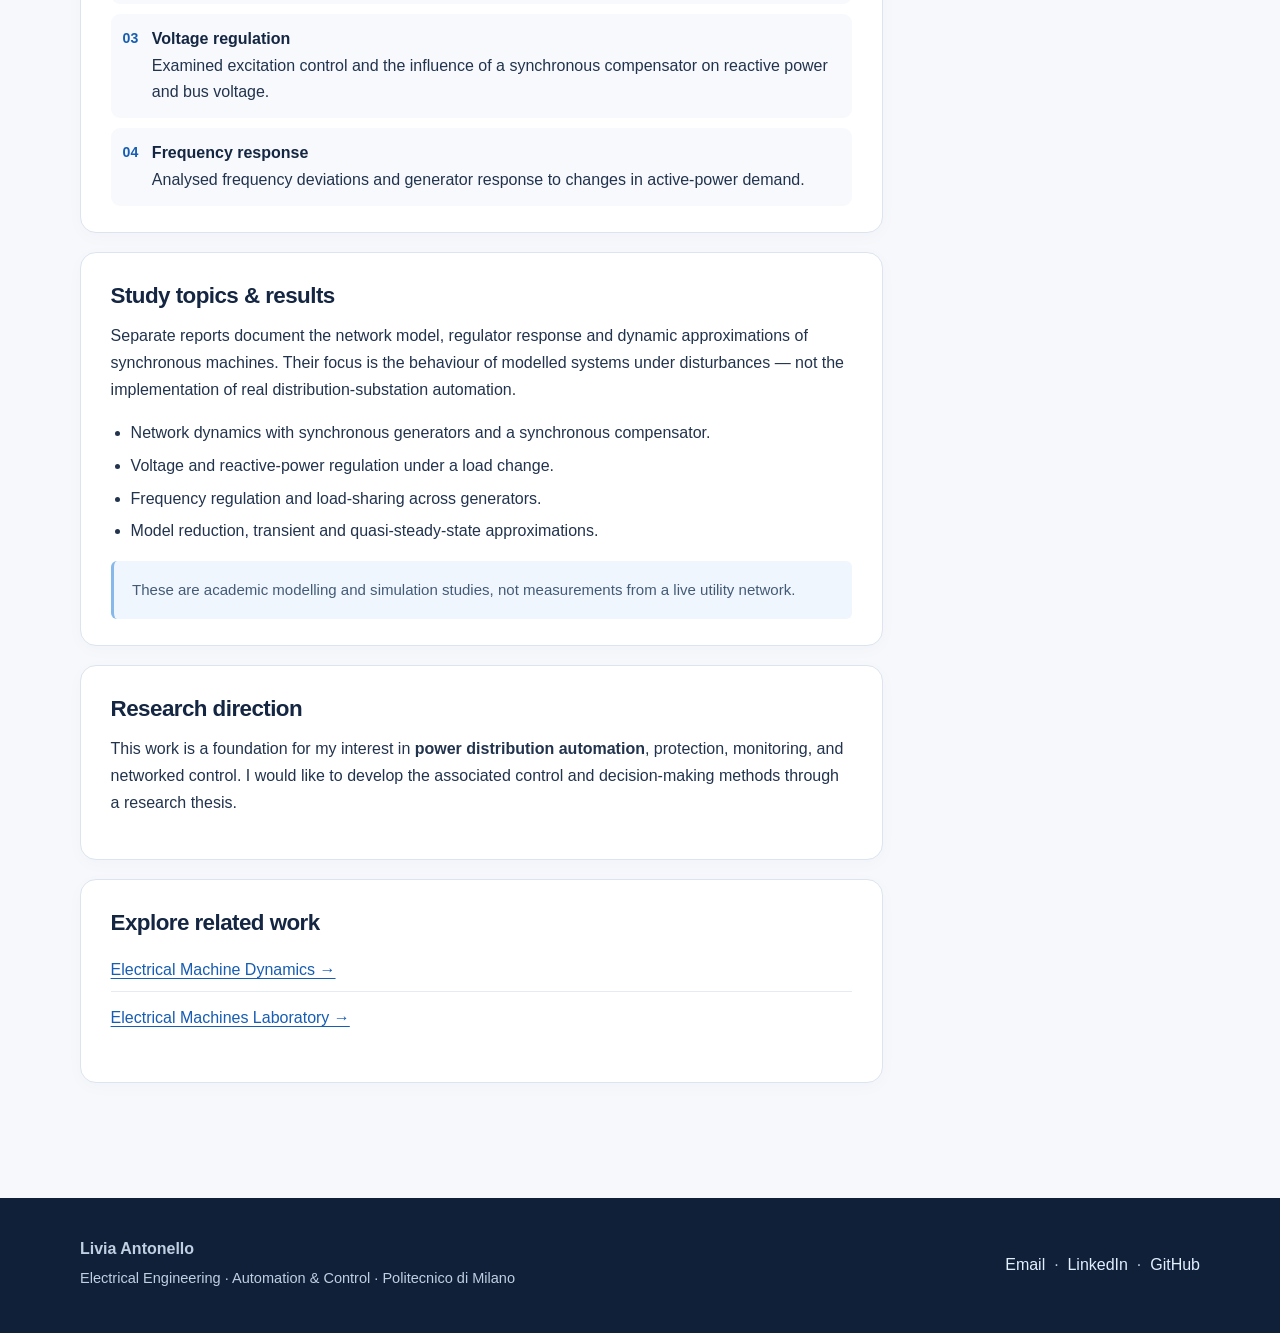
<file: power_systems.html>
<!doctype html>
<html lang="en"><head><meta charset="utf-8"><meta name="viewport" content="width=device-width, initial-scale=1"><meta name="theme-color" content="#142642"><meta name="description" content="Modelling an interconnected electrical network and investigating voltage, frequency and synchronous-machine dynamics."><title>Power System Modelling &amp; Grid Control | Livia Antonello</title><link rel="icon" href="assets/favicon.svg" type="image/svg+xml"><link rel="stylesheet" href="style.css"></head><body><a href="#main" class="skip-link">Skip to content</a><nav class="site-nav" aria-label="Main navigation"><div class="container nav-inner"><a class="brand" href="index.html"><span class="brand-symbol">LA</span><span>Livia Antonello</span></a><div class="nav-links"><a href="index.html#projects">Projects</a><a href="index.html#about">About</a><a href="mailto:liviaantonello003@gmail.com">Contact</a><a href="assets/docs/livia-antonello-cv.pdf">CV ↗</a></div></div></nav><main id="main"><header class="detail-hero"><div class="container"><a class="back" href="index.html#projects">← All projects</a><p class="eyebrow">Electrical engineering · University coursework</p><h1>Power System Modelling &amp; Grid Control</h1><p class="detail-lede">Modelling an interconnected electrical network and investigating voltage, frequency and synchronous-machine dynamics.</p><div class="tag-row"><span class="tag">Power systems</span><span class="tag">MATLAB / Simulink</span><span class="tag">Voltage regulation</span><span class="tag">Frequency control</span></div></div></header><div class="container detail-layout"><article class="detail-article"><section class="content-panel"><h2>Overview</h2><p>As part of my electrical engineering modelling coursework, I simulated an interconnected power network using synchronous-generator models, a nodal admittance representation, loads and a synchronous compensator. The work connects the mathematical description of an electrical network to its dynamic behaviour and to voltage/frequency regulation.</p><figure><img loading="lazy" src="assets/img/power-grid.webp" alt="Diagram of a modelled multi-node electricity network and Simulink control blocks."><figcaption>Excerpt from the electrical network simulation report.</figcaption></figure></section><section class="content-panel"><h2>What I modelled</h2><div class="steps"><div class="step"><span class="step-n">01</span><div><strong>Network equations</strong><div>Linked nodal currents and voltages through a bus admittance matrix (Y-bus).</div></div></div><div class="step"><span class="step-n">02</span><div><strong>Synchronous machines</strong><div>Integrated generator models, excitation inputs and mechanical-power dynamics; used Clarke–Park coordinates where needed.</div></div></div><div class="step"><span class="step-n">03</span><div><strong>Voltage regulation</strong><div>Examined excitation control and the influence of a synchronous compensator on reactive power and bus voltage.</div></div></div><div class="step"><span class="step-n">04</span><div><strong>Frequency response</strong><div>Analysed frequency deviations and generator response to changes in active-power demand.</div></div></div></div></section><section class="content-panel"><h2>Study topics &amp; results</h2><p>Separate reports document the network model, regulator response and dynamic approximations of synchronous machines. Their focus is the behaviour of modelled systems under disturbances — not the implementation of real distribution-substation automation.</p><ul><li>Network dynamics with synchronous generators and a synchronous compensator.</li><li>Voltage and reactive-power regulation under a load change.</li><li>Frequency regulation and load-sharing across generators.</li><li>Model reduction, transient and quasi-steady-state approximations.</li></ul><div class="notice">These are academic modelling and simulation studies, not measurements from a live utility network.</div></section><section class="content-panel"><h2>Research direction</h2><p>This work is a foundation for my interest in <strong>power distribution automation</strong>, protection, monitoring, and networked control. I would like to develop the associated control and decision-making methods through a research thesis.</p></section><section class="content-panel"><h2>Explore related work</h2><ul class="site-link-list"><li><a href="simulink.html">Electrical Machine Dynamics →</a></li><li><a href="electrical_lab.html">Electrical Machines Laboratory →</a></li></ul></section></article><aside class="detail-sidebar" aria-label="Project information"><div class="sidebar-panel"><h2>At a glance</h2><dl class="facts"><div><dt>Type</dt><dd>Academic simulation work</dd></div><div><dt>Context</dt><dd>Electrical Engineering · Politecnico di Milano</dd></div><div><dt>Focus</dt><dd>Network models and control</dd></div></dl></div><div class="sidebar-panel"><h2>Project resources</h2><div class="resource-list"><a href="assets/docs/rete-elettrica.pdf" target="_blank" rel="noopener noreferrer">Electrical network model (PDF) ↗</a><a href="assets/docs/regolazione-tensione.pdf" target="_blank" rel="noopener noreferrer">Voltage regulation (PDF) ↗</a><a href="assets/docs/regolazione-frequenza.pdf" target="_blank" rel="noopener noreferrer">Frequency regulation (PDF) ↗</a><a href="assets/docs/sincrona-regimi.pdf" target="_blank" rel="noopener noreferrer">Synchronous machine dynamics (PDF) ↗</a><a href="assets/docs/sincrona-parametri.pdf" target="_blank" rel="noopener noreferrer">Synchronous machine parameters (PDF) ↗</a></div></div></aside></div></main><footer class="footer"><div class="container footer-inner"><div><strong>Livia Antonello</strong><p>Electrical Engineering · Automation &amp; Control · Politecnico di Milano</p></div><div><a href="mailto:liviaantonello003@gmail.com">Email</a> &nbsp;·&nbsp; <a href="https://www.linkedin.com/in/livia-antonello-8289b5294/" target="_blank" rel="noopener noreferrer">LinkedIn</a> &nbsp;·&nbsp; <a href="https://github.com/Liviaantonello" target="_blank" rel="noopener noreferrer">GitHub</a></div></div></footer></body></html>
</file>
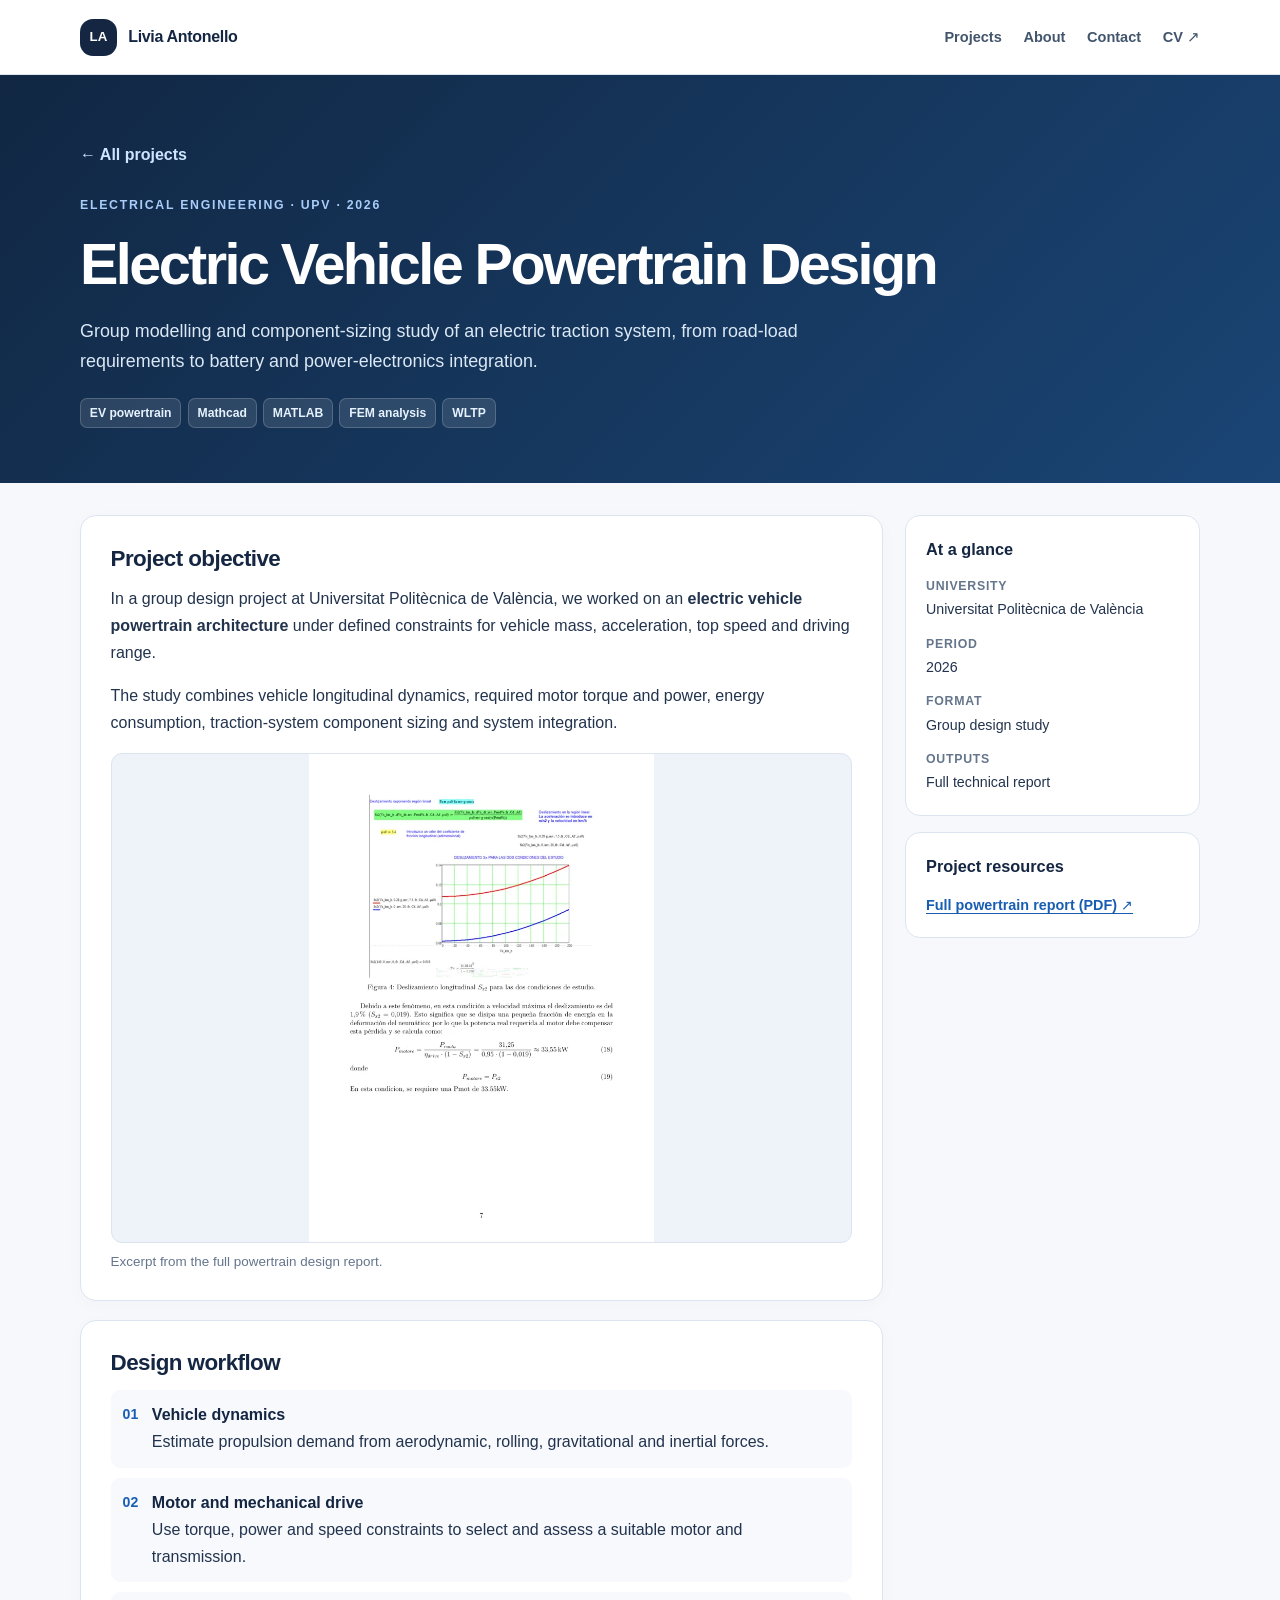
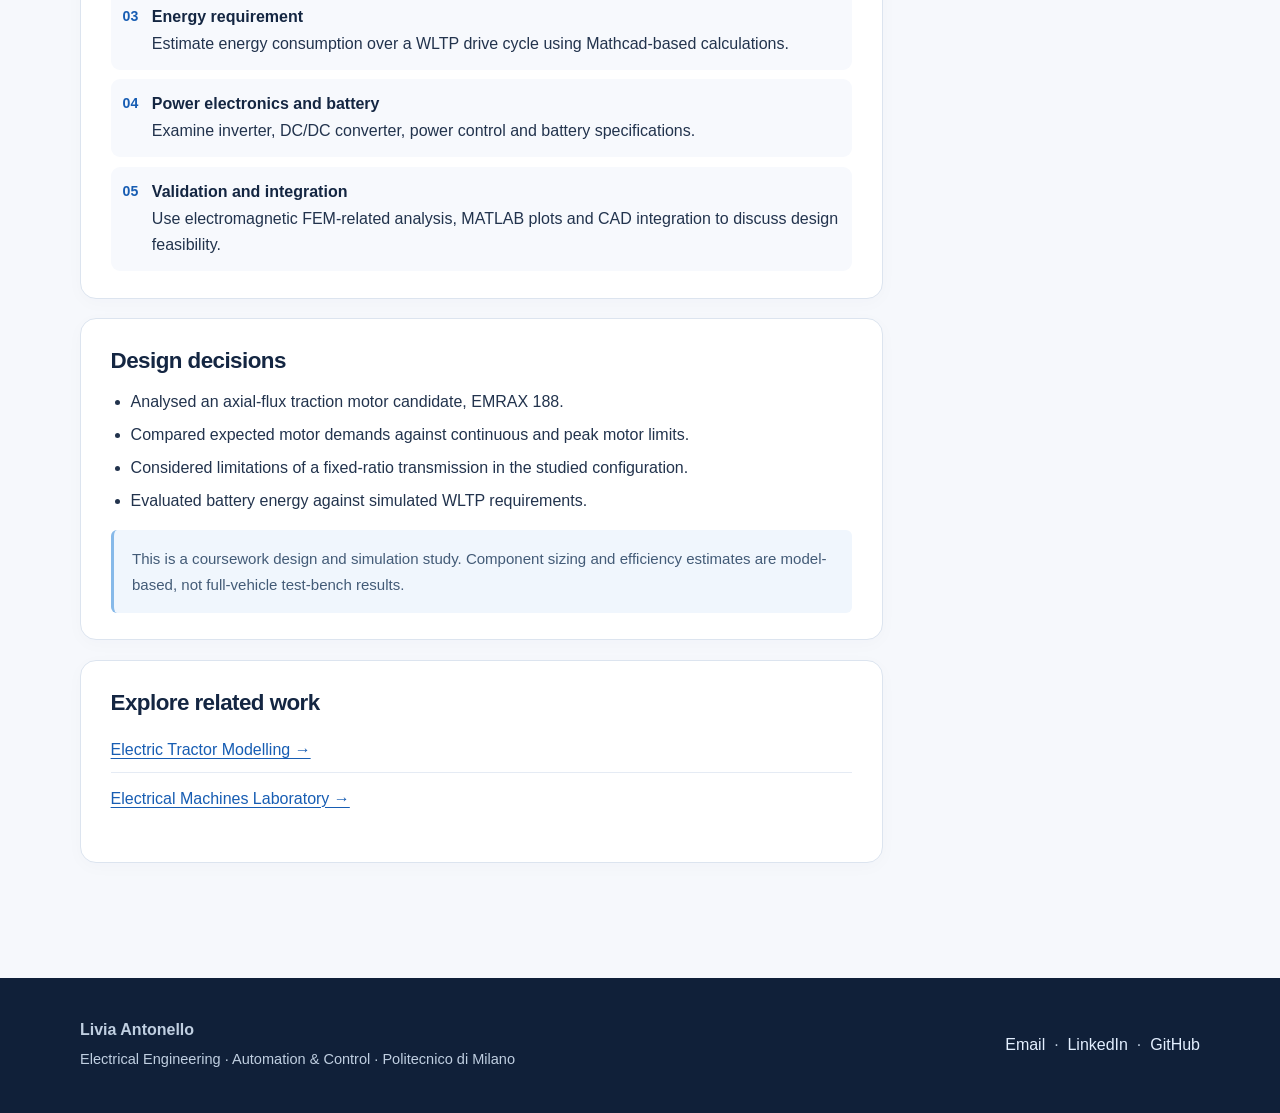
<file: powertrain.html>
<!doctype html>
<html lang="en"><head><meta charset="utf-8"><meta name="viewport" content="width=device-width, initial-scale=1"><meta name="theme-color" content="#142642"><meta name="description" content="Group modelling and component-sizing study of an electric traction system, from road-load requirements to battery and power-electronics integration."><title>Electric Vehicle Powertrain Design | Livia Antonello</title><link rel="icon" href="assets/favicon.svg" type="image/svg+xml"><link rel="stylesheet" href="style.css"></head><body><a href="#main" class="skip-link">Skip to content</a><nav class="site-nav" aria-label="Main navigation"><div class="container nav-inner"><a class="brand" href="index.html"><span class="brand-symbol">LA</span><span>Livia Antonello</span></a><div class="nav-links"><a href="index.html#projects">Projects</a><a href="index.html#about">About</a><a href="mailto:liviaantonello003@gmail.com">Contact</a><a href="assets/docs/livia-antonello-cv.pdf">CV ↗</a></div></div></nav><main id="main"><header class="detail-hero"><div class="container"><a class="back" href="index.html#projects">← All projects</a><p class="eyebrow">Electrical engineering · UPV · 2026</p><h1>Electric Vehicle Powertrain Design</h1><p class="detail-lede">Group modelling and component-sizing study of an electric traction system, from road-load requirements to battery and power-electronics integration.</p><div class="tag-row"><span class="tag">EV powertrain</span><span class="tag">Mathcad</span><span class="tag">MATLAB</span><span class="tag">FEM analysis</span><span class="tag">WLTP</span></div></div></header><div class="container detail-layout"><article class="detail-article"><section class="content-panel"><h2>Project objective</h2><p>In a group design project at Universitat Politècnica de València, we worked on an <strong>electric vehicle powertrain architecture</strong> under defined constraints for vehicle mass, acceleration, top speed and driving range.</p><p>The study combines vehicle longitudinal dynamics, required motor torque and power, energy consumption, traction-system component sizing and system integration.</p><figure><img loading="lazy" src="assets/img/ev-powertrain.webp" alt="Diagram and technical content from an electric powertrain design report."><figcaption>Excerpt from the full powertrain design report.</figcaption></figure></section><section class="content-panel"><h2>Design workflow</h2><div class="steps"><div class="step"><span class="step-n">01</span><div><strong>Vehicle dynamics</strong><div>Estimate propulsion demand from aerodynamic, rolling, gravitational and inertial forces.</div></div></div><div class="step"><span class="step-n">02</span><div><strong>Motor and mechanical drive</strong><div>Use torque, power and speed constraints to select and assess a suitable motor and transmission.</div></div></div><div class="step"><span class="step-n">03</span><div><strong>Energy requirement</strong><div>Estimate energy consumption over a WLTP drive cycle using Mathcad-based calculations.</div></div></div><div class="step"><span class="step-n">04</span><div><strong>Power electronics and battery</strong><div>Examine inverter, DC/DC converter, power control and battery specifications.</div></div></div><div class="step"><span class="step-n">05</span><div><strong>Validation and integration</strong><div>Use electromagnetic FEM-related analysis, MATLAB plots and CAD integration to discuss design feasibility.</div></div></div></div></section><section class="content-panel"><h2>Design decisions</h2><ul><li>Analysed an axial-flux traction motor candidate, EMRAX 188.</li><li>Compared expected motor demands against continuous and peak motor limits.</li><li>Considered limitations of a fixed-ratio transmission in the studied configuration.</li><li>Evaluated battery energy against simulated WLTP requirements.</li></ul><div class="notice">This is a coursework design and simulation study. Component sizing and efficiency estimates are model-based, not full-vehicle test-bench results.</div></section><section class="content-panel"><h2>Explore related work</h2><ul class="site-link-list"><li><a href="tractor.html">Electric Tractor Modelling →</a></li><li><a href="electrical_lab.html">Electrical Machines Laboratory →</a></li></ul></section></article><aside class="detail-sidebar" aria-label="Project information"><div class="sidebar-panel"><h2>At a glance</h2><dl class="facts"><div><dt>University</dt><dd>Universitat Politècnica de València</dd></div><div><dt>Period</dt><dd>2026</dd></div><div><dt>Format</dt><dd>Group design study</dd></div><div><dt>Outputs</dt><dd>Full technical report</dd></div></dl></div><div class="sidebar-panel"><h2>Project resources</h2><div class="resource-list"><a href="assets/docs/ev-powertrain-report.pdf" target="_blank" rel="noopener noreferrer">Full powertrain report (PDF) ↗</a></div></div></aside></div></main><footer class="footer"><div class="container footer-inner"><div><strong>Livia Antonello</strong><p>Electrical Engineering · Automation &amp; Control · Politecnico di Milano</p></div><div><a href="mailto:liviaantonello003@gmail.com">Email</a> &nbsp;·&nbsp; <a href="https://www.linkedin.com/in/livia-antonello-8289b5294/" target="_blank" rel="noopener noreferrer">LinkedIn</a> &nbsp;·&nbsp; <a href="https://github.com/Liviaantonello" target="_blank" rel="noopener noreferrer">GitHub</a></div></div></footer></body></html>
</file>
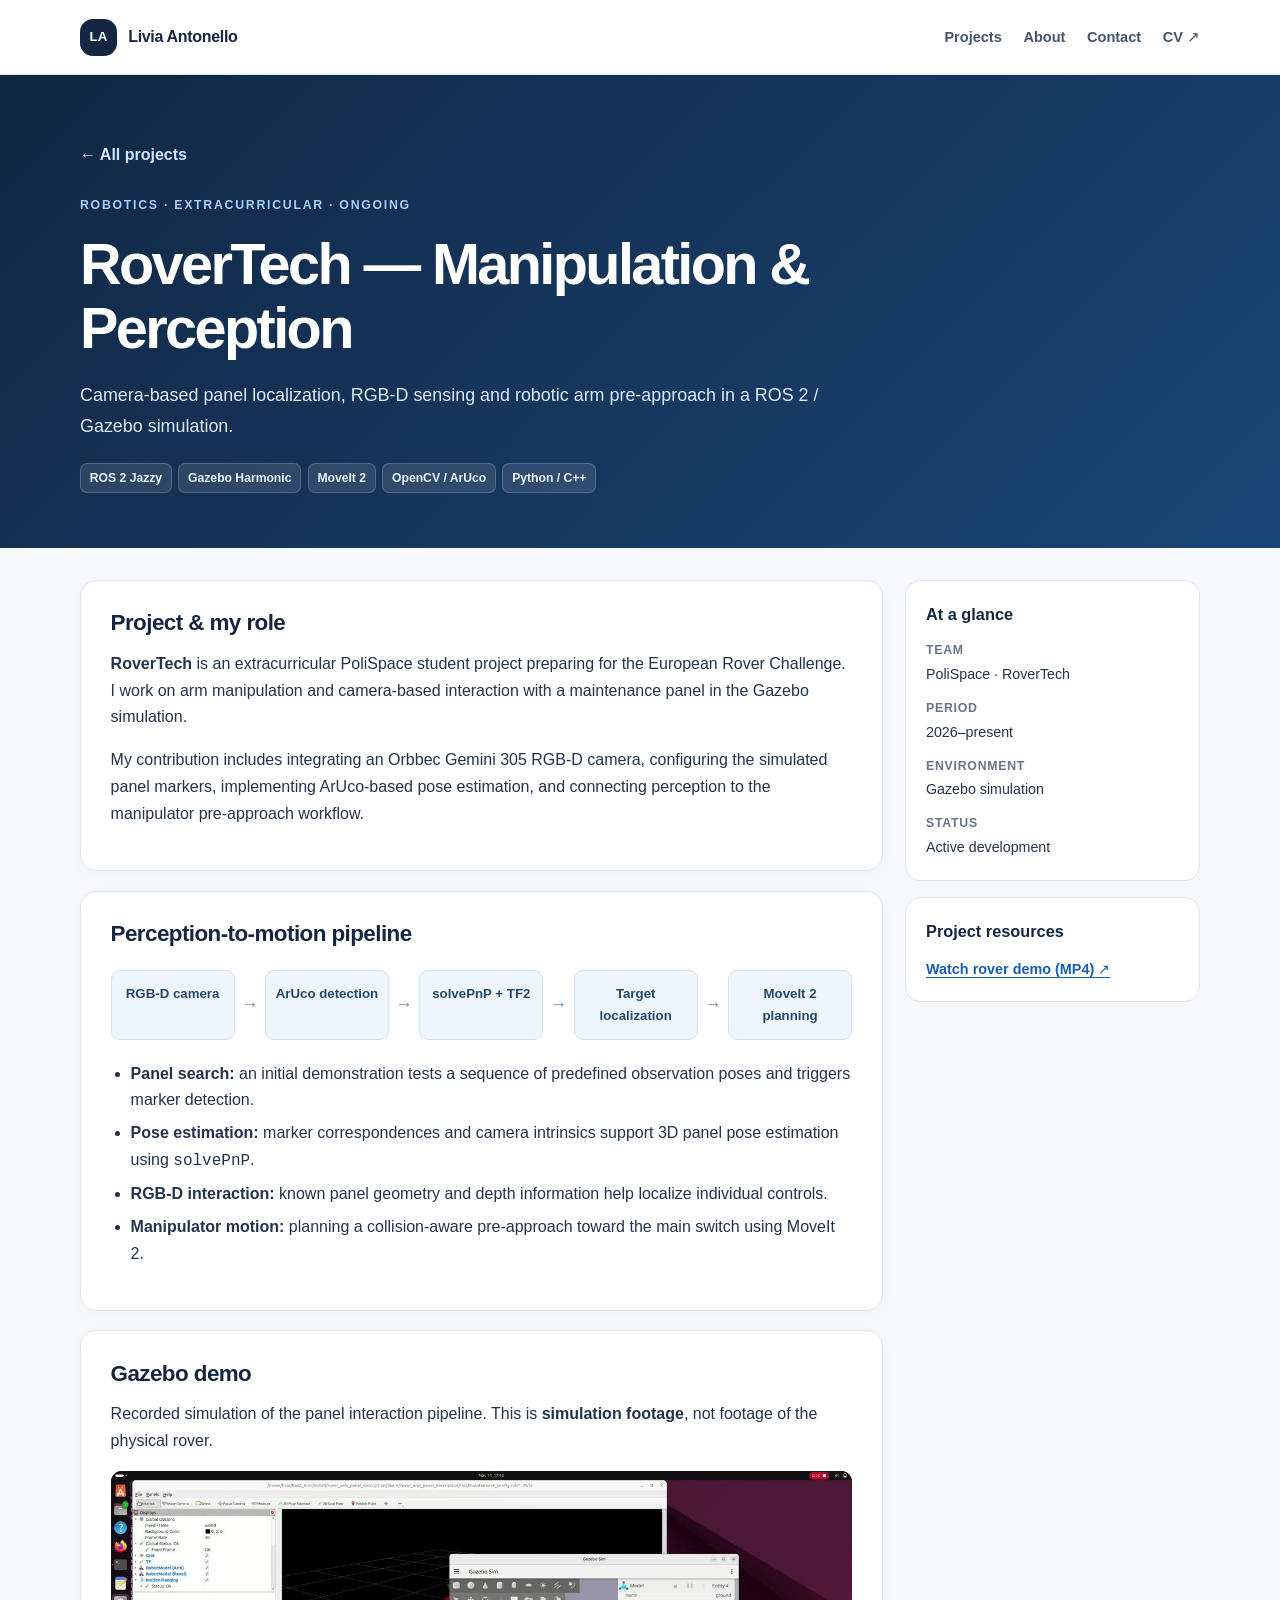
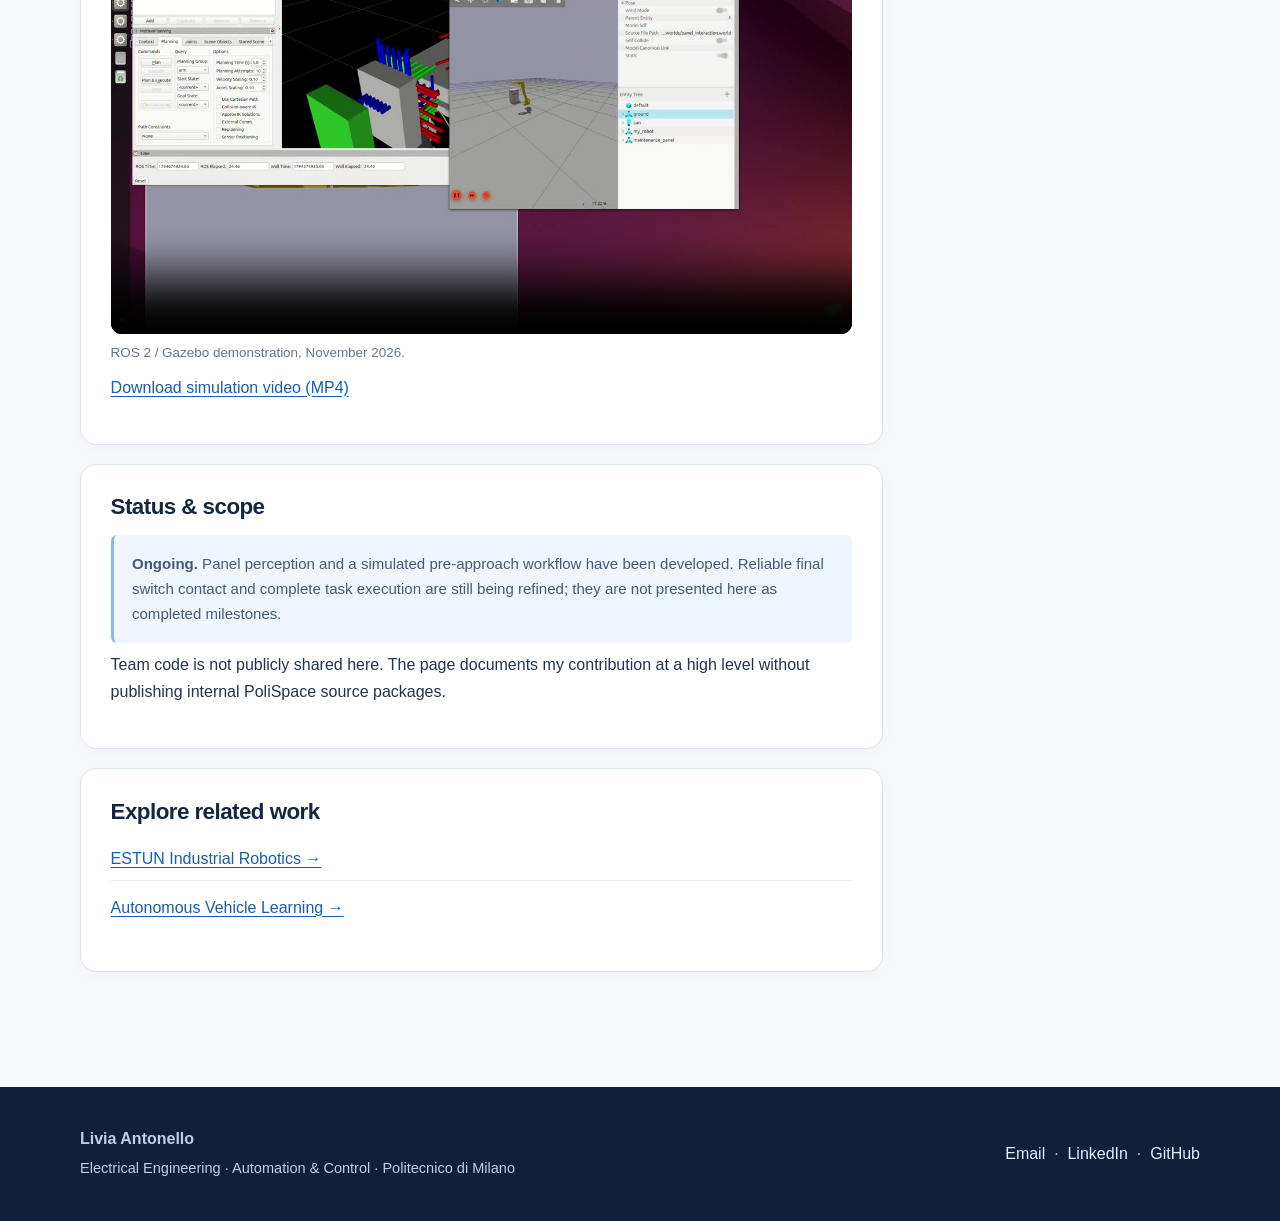
<file: rover_project.html>
<!doctype html>
<html lang="en"><head><meta charset="utf-8"><meta name="viewport" content="width=device-width, initial-scale=1"><meta name="theme-color" content="#142642"><meta name="description" content="Camera-based panel localization, RGB-D sensing and robotic arm pre-approach in a ROS 2 / Gazebo simulation."><title>RoverTech — Manipulation &amp; Perception | Livia Antonello</title><link rel="icon" href="assets/favicon.svg" type="image/svg+xml"><link rel="stylesheet" href="style.css"></head><body><a href="#main" class="skip-link">Skip to content</a><nav class="site-nav" aria-label="Main navigation"><div class="container nav-inner"><a class="brand" href="index.html"><span class="brand-symbol">LA</span><span>Livia Antonello</span></a><div class="nav-links"><a href="index.html#projects">Projects</a><a href="index.html#about">About</a><a href="mailto:liviaantonello003@gmail.com">Contact</a><a href="assets/docs/livia-antonello-cv.pdf">CV ↗</a></div></div></nav><main id="main"><header class="detail-hero"><div class="container"><a class="back" href="index.html#projects">← All projects</a><p class="eyebrow">Robotics · Extracurricular · Ongoing</p><h1>RoverTech — Manipulation &amp; Perception</h1><p class="detail-lede">Camera-based panel localization, RGB-D sensing and robotic arm pre-approach in a ROS 2 / Gazebo simulation.</p><div class="tag-row"><span class="tag">ROS 2 Jazzy</span><span class="tag">Gazebo Harmonic</span><span class="tag">MoveIt 2</span><span class="tag">OpenCV / ArUco</span><span class="tag">Python / C++</span></div></div></header><div class="container detail-layout"><article class="detail-article"><section class="content-panel"><h2>Project &amp; my role</h2><p><strong>RoverTech</strong> is an extracurricular PoliSpace student project preparing for the European Rover Challenge. I work on arm manipulation and camera-based interaction with a maintenance panel in the Gazebo simulation.</p><p>My contribution includes integrating an Orbbec Gemini 305 RGB-D camera, configuring the simulated panel markers, implementing ArUco-based pose estimation, and connecting perception to the manipulator pre-approach workflow.</p></section><section class="content-panel"><h2>Perception-to-motion pipeline</h2><div class="diagram-row"><div class="diagram-box">RGB-D camera</div><span class="diagram-arrow">→</span><div class="diagram-box">ArUco detection</div><span class="diagram-arrow">→</span><div class="diagram-box">solvePnP + TF2</div><span class="diagram-arrow">→</span><div class="diagram-box">Target localization</div><span class="diagram-arrow">→</span><div class="diagram-box">MoveIt 2 planning</div></div><ul><li><strong>Panel search:</strong> an initial demonstration tests a sequence of predefined observation poses and triggers marker detection.</li><li><strong>Pose estimation:</strong> marker correspondences and camera intrinsics support 3D panel pose estimation using <code>solvePnP</code>.</li><li><strong>RGB-D interaction:</strong> known panel geometry and depth information help localize individual controls.</li><li><strong>Manipulator motion:</strong> planning a collision-aware pre-approach toward the main switch using MoveIt 2.</li></ul></section><section class="content-panel"><h2>Gazebo demo</h2><p>Recorded simulation of the panel interaction pipeline. This is <strong>simulation footage</strong>, not footage of the physical rover.</p><figure><video controls playsinline preload="metadata" poster="assets/img/rover-poster.jpg"><source src="assets/video/rover-demo.mp4" type="video/mp4">Your browser does not support video playback. <a href="assets/video/rover-demo.mp4">Open video</a>.</video><figcaption>ROS 2 / Gazebo demonstration, November 2026.</figcaption></figure><p><a href="assets/video/rover-demo.mp4" download>Download simulation video (MP4)</a></p></section><section class="content-panel"><h2>Status &amp; scope</h2><div class="notice"><strong>Ongoing.</strong> Panel perception and a simulated pre-approach workflow have been developed. Reliable final switch contact and complete task execution are still being refined; they are not presented here as completed milestones.</div><p>Team code is not publicly shared here. The page documents my contribution at a high level without publishing internal PoliSpace source packages.</p></section><section class="content-panel"><h2>Explore related work</h2><ul class="site-link-list"><li><a href="estun.html">ESTUN Industrial Robotics →</a></li><li><a href="acav.html">Autonomous Vehicle Learning →</a></li></ul></section></article><aside class="detail-sidebar" aria-label="Project information"><div class="sidebar-panel"><h2>At a glance</h2><dl class="facts"><div><dt>Team</dt><dd>PoliSpace · RoverTech</dd></div><div><dt>Period</dt><dd>2026–present</dd></div><div><dt>Environment</dt><dd>Gazebo simulation</dd></div><div><dt>Status</dt><dd>Active development</dd></div></dl></div><div class="sidebar-panel"><h2>Project resources</h2><div class="resource-list"><a href="assets/video/rover-demo.mp4" target="_blank" rel="noopener noreferrer">Watch rover demo (MP4) ↗</a></div></div></aside></div></main><footer class="footer"><div class="container footer-inner"><div><strong>Livia Antonello</strong><p>Electrical Engineering · Automation &amp; Control · Politecnico di Milano</p></div><div><a href="mailto:liviaantonello003@gmail.com">Email</a> &nbsp;·&nbsp; <a href="https://www.linkedin.com/in/livia-antonello-8289b5294/" target="_blank" rel="noopener noreferrer">LinkedIn</a> &nbsp;·&nbsp; <a href="https://github.com/Liviaantonello" target="_blank" rel="noopener noreferrer">GitHub</a></div></div></footer></body></html>
</file>
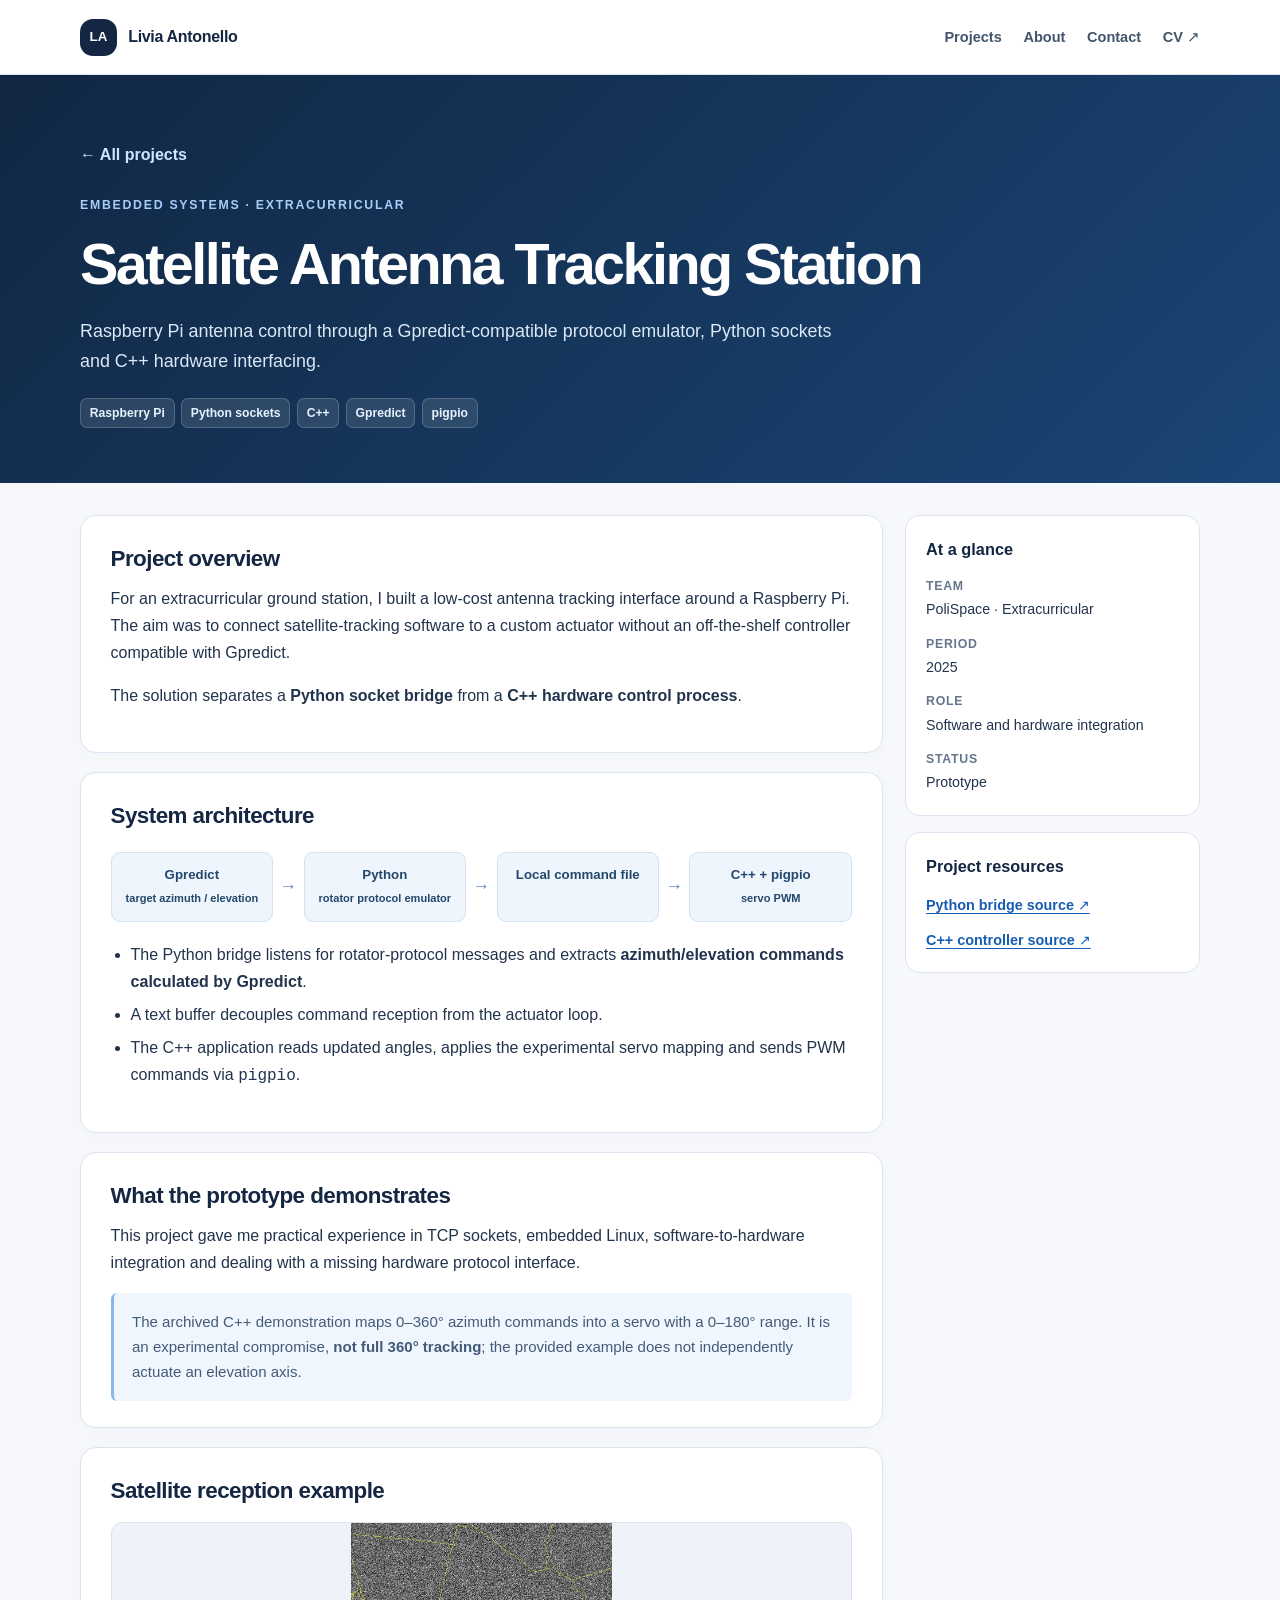
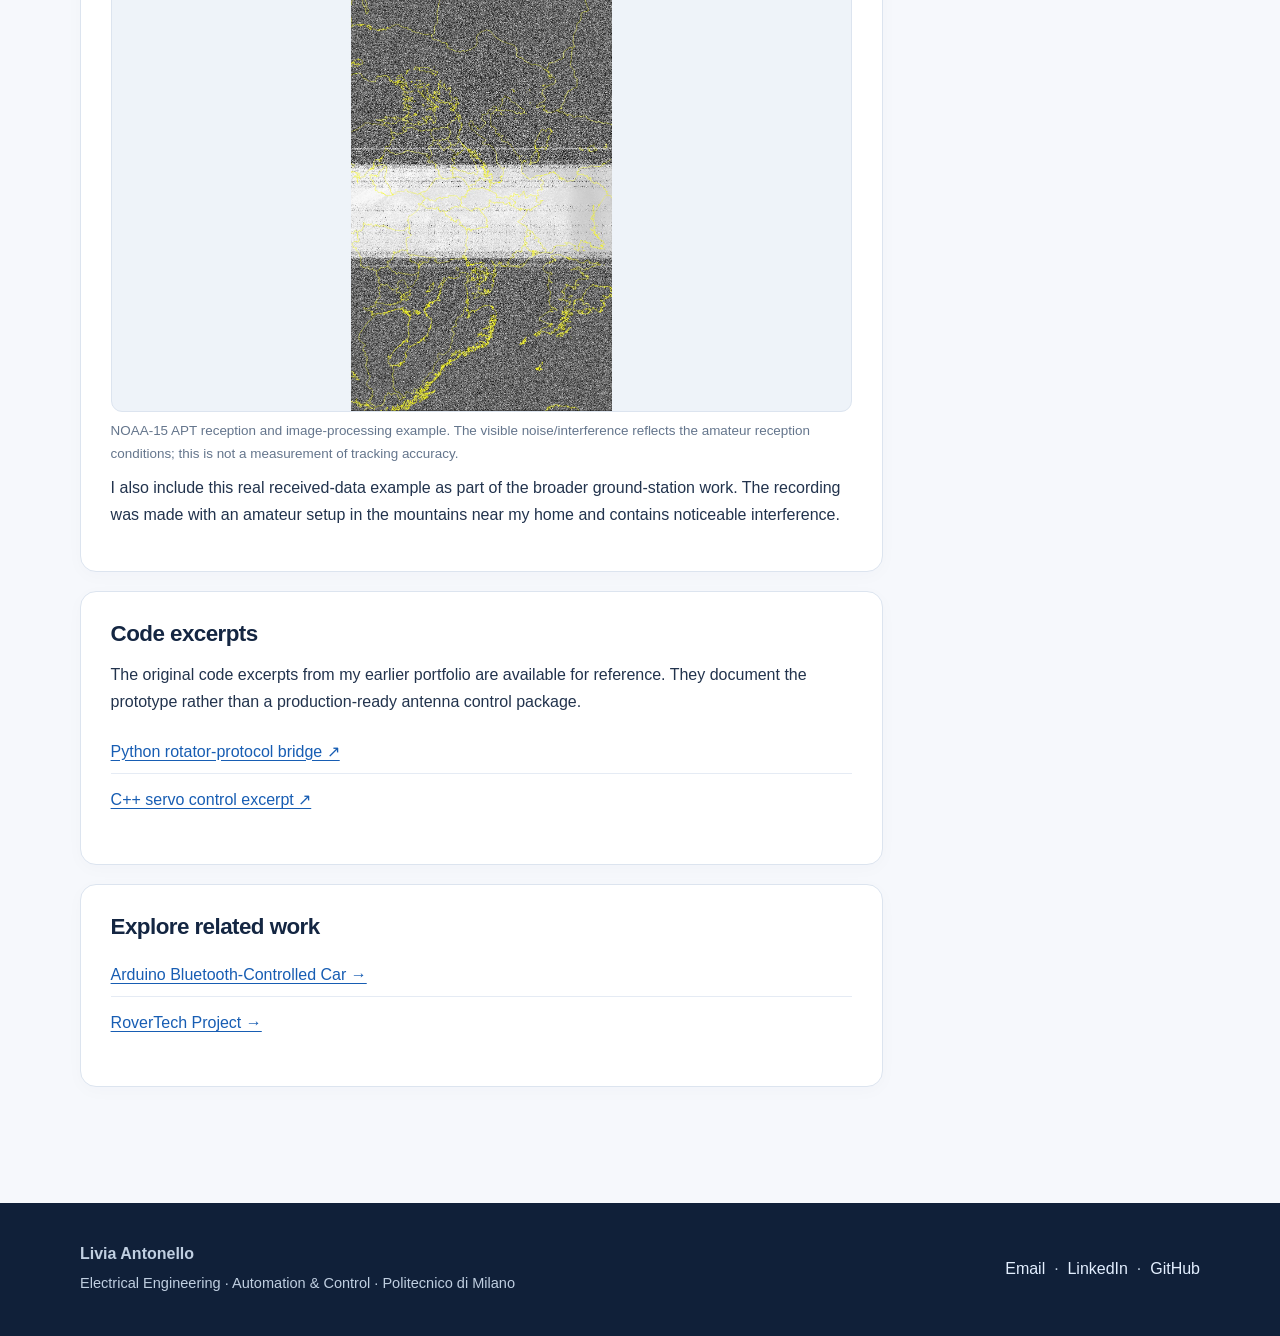
<file: satellite.html>
<!doctype html>
<html lang="en"><head><meta charset="utf-8"><meta name="viewport" content="width=device-width, initial-scale=1"><meta name="theme-color" content="#142642"><meta name="description" content="Raspberry Pi antenna control through a Gpredict-compatible protocol emulator, Python sockets and C++ hardware interfacing."><title>Satellite Antenna Tracking Station | Livia Antonello</title><link rel="icon" href="assets/favicon.svg" type="image/svg+xml"><link rel="stylesheet" href="style.css"></head><body><a href="#main" class="skip-link">Skip to content</a><nav class="site-nav" aria-label="Main navigation"><div class="container nav-inner"><a class="brand" href="index.html"><span class="brand-symbol">LA</span><span>Livia Antonello</span></a><div class="nav-links"><a href="index.html#projects">Projects</a><a href="index.html#about">About</a><a href="mailto:liviaantonello003@gmail.com">Contact</a><a href="assets/docs/livia-antonello-cv.pdf">CV ↗</a></div></div></nav><main id="main"><header class="detail-hero"><div class="container"><a class="back" href="index.html#projects">← All projects</a><p class="eyebrow">Embedded systems · Extracurricular</p><h1>Satellite Antenna Tracking Station</h1><p class="detail-lede">Raspberry Pi antenna control through a Gpredict-compatible protocol emulator, Python sockets and C++ hardware interfacing.</p><div class="tag-row"><span class="tag">Raspberry Pi</span><span class="tag">Python sockets</span><span class="tag">C++</span><span class="tag">Gpredict</span><span class="tag">pigpio</span></div></div></header><div class="container detail-layout"><article class="detail-article"><section class="content-panel"><h2>Project overview</h2><p>For an extracurricular ground station, I built a low-cost antenna tracking interface around a Raspberry Pi. The aim was to connect satellite-tracking software to a custom actuator without an off-the-shelf controller compatible with Gpredict.</p><p>The solution separates a <strong>Python socket bridge</strong> from a <strong>C++ hardware control process</strong>.</p></section><section class="content-panel"><h2>System architecture</h2><div class="diagram-row"><div class="diagram-box">Gpredict<br><small>target azimuth / elevation</small></div><span class="diagram-arrow">→</span><div class="diagram-box">Python<br><small>rotator protocol emulator</small></div><span class="diagram-arrow">→</span><div class="diagram-box">Local command file</div><span class="diagram-arrow">→</span><div class="diagram-box">C++ + pigpio<br><small>servo PWM</small></div></div><ul><li>The Python bridge listens for rotator-protocol messages and extracts <strong>azimuth/elevation commands calculated by Gpredict</strong>.</li><li>A text buffer decouples command reception from the actuator loop.</li><li>The C++ application reads updated angles, applies the experimental servo mapping and sends PWM commands via <code>pigpio</code>.</li></ul></section><section class="content-panel"><h2>What the prototype demonstrates</h2><p>This project gave me practical experience in TCP sockets, embedded Linux, software-to-hardware integration and dealing with a missing hardware protocol interface.</p><div class="notice">The archived C++ demonstration maps 0–360° azimuth commands into a servo with a 0–180° range. It is an experimental compromise, <strong>not full 360° tracking</strong>; the provided example does not independently actuate an elevation axis.</div></section><section class="content-panel"><h2>Satellite reception example</h2><figure><img loading="lazy" src="assets/img/noaa15-pass.jpg" alt="Noisy grayscale NOAA-15 satellite reception image with yellow geographic overlays."><figcaption>NOAA-15 APT reception and image-processing example. The visible noise/interference reflects the amateur reception conditions; this is not a measurement of tracking accuracy.</figcaption></figure><p>I also include this real received-data example as part of the broader ground-station work. The recording was made with an amateur setup in the mountains near my home and contains noticeable interference.</p></section><section class="content-panel"><h2>Code excerpts</h2><p>The original code excerpts from my earlier portfolio are available for reference. They document the prototype rather than a production-ready antenna control package.</p><ul class="site-link-list"><li><a href="assets/code/gpredict_bridge_original.py">Python rotator-protocol bridge ↗</a></li><li><a href="assets/code/servo_controller_original.cpp">C++ servo control excerpt ↗</a></li></ul></section><section class="content-panel"><h2>Explore related work</h2><ul class="site-link-list"><li><a href="macchina.html">Arduino Bluetooth-Controlled Car →</a></li><li><a href="rover_project.html">RoverTech Project →</a></li></ul></section></article><aside class="detail-sidebar" aria-label="Project information"><div class="sidebar-panel"><h2>At a glance</h2><dl class="facts"><div><dt>Team</dt><dd>PoliSpace · Extracurricular</dd></div><div><dt>Period</dt><dd>2025</dd></div><div><dt>Role</dt><dd>Software and hardware integration</dd></div><div><dt>Status</dt><dd>Prototype</dd></div></dl></div><div class="sidebar-panel"><h2>Project resources</h2><div class="resource-list"><a href="assets/code/gpredict_bridge_original.py" target="_blank" rel="noopener noreferrer">Python bridge source ↗</a><a href="assets/code/servo_controller_original.cpp" target="_blank" rel="noopener noreferrer">C++ controller source ↗</a></div></div></aside></div></main><footer class="footer"><div class="container footer-inner"><div><strong>Livia Antonello</strong><p>Electrical Engineering · Automation &amp; Control · Politecnico di Milano</p></div><div><a href="mailto:liviaantonello003@gmail.com">Email</a> &nbsp;·&nbsp; <a href="https://www.linkedin.com/in/livia-antonello-8289b5294/" target="_blank" rel="noopener noreferrer">LinkedIn</a> &nbsp;·&nbsp; <a href="https://github.com/Liviaantonello" target="_blank" rel="noopener noreferrer">GitHub</a></div></div></footer></body></html>
</file>
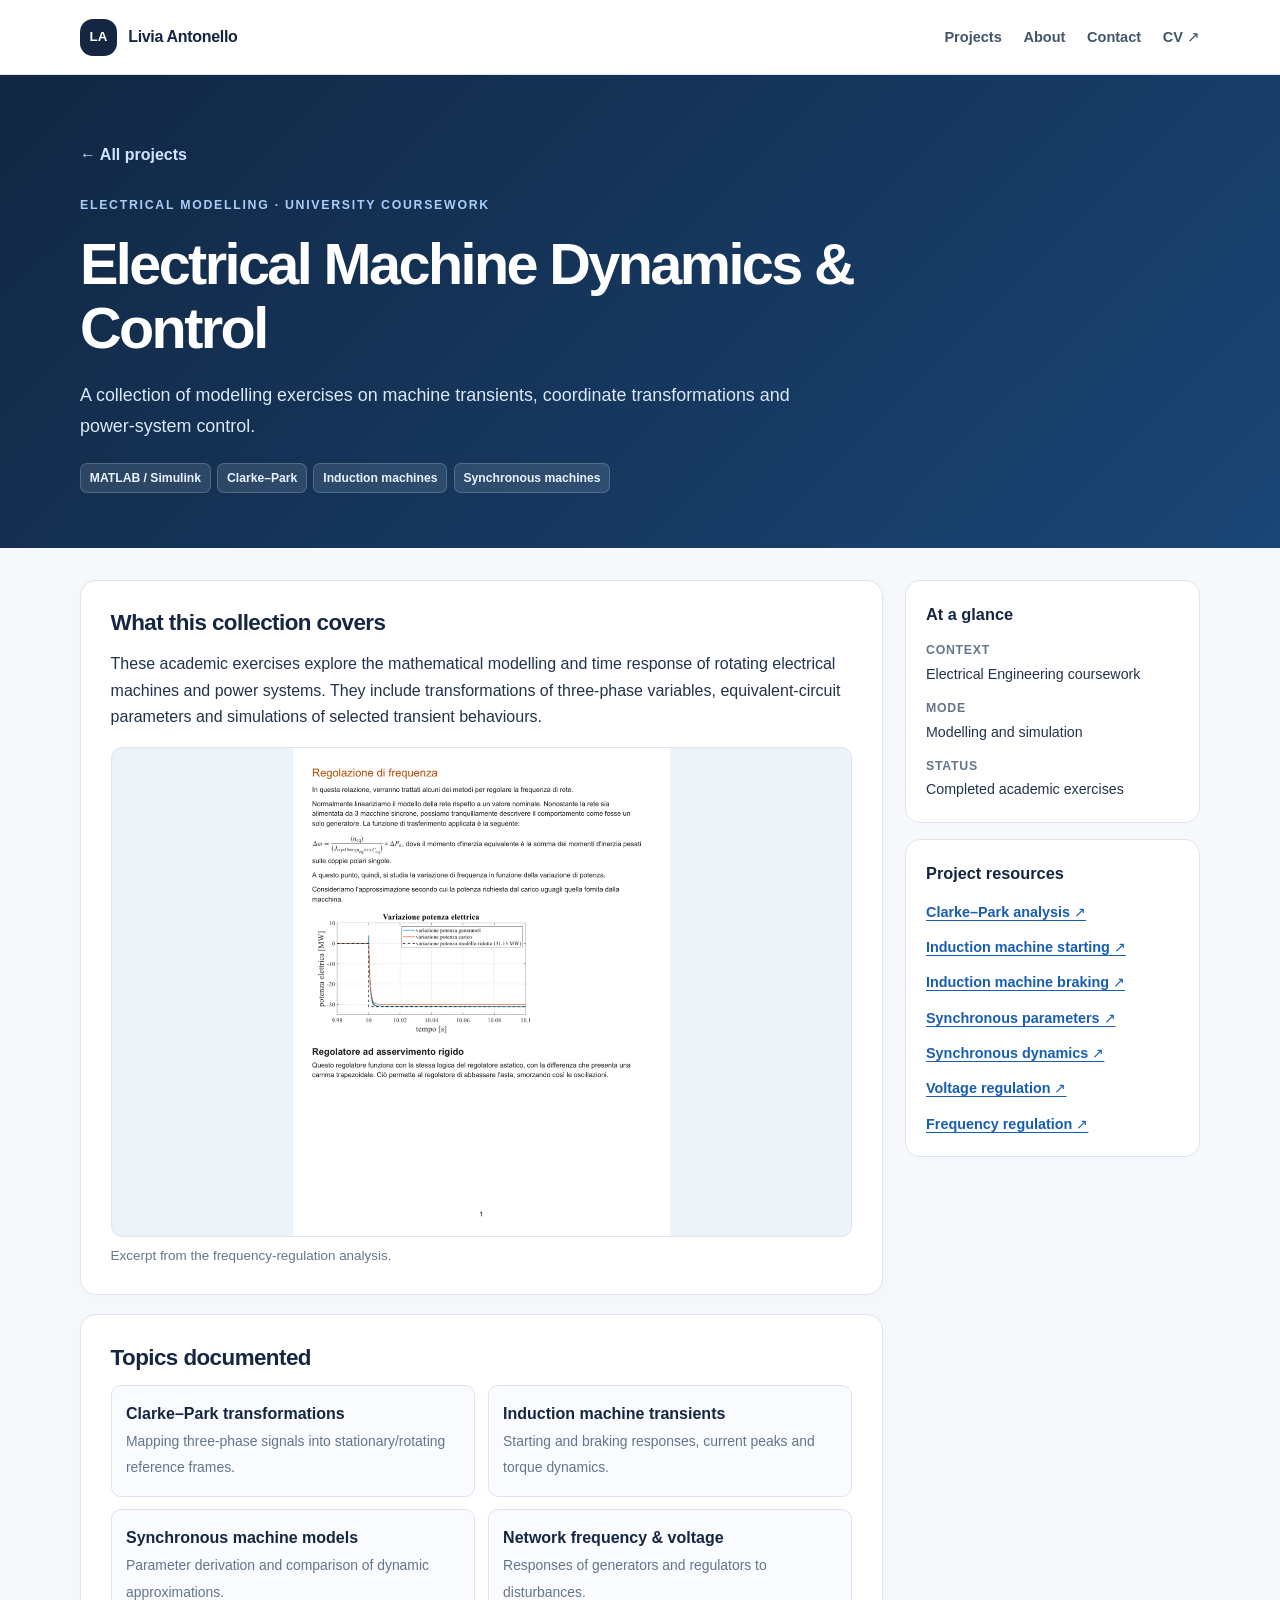
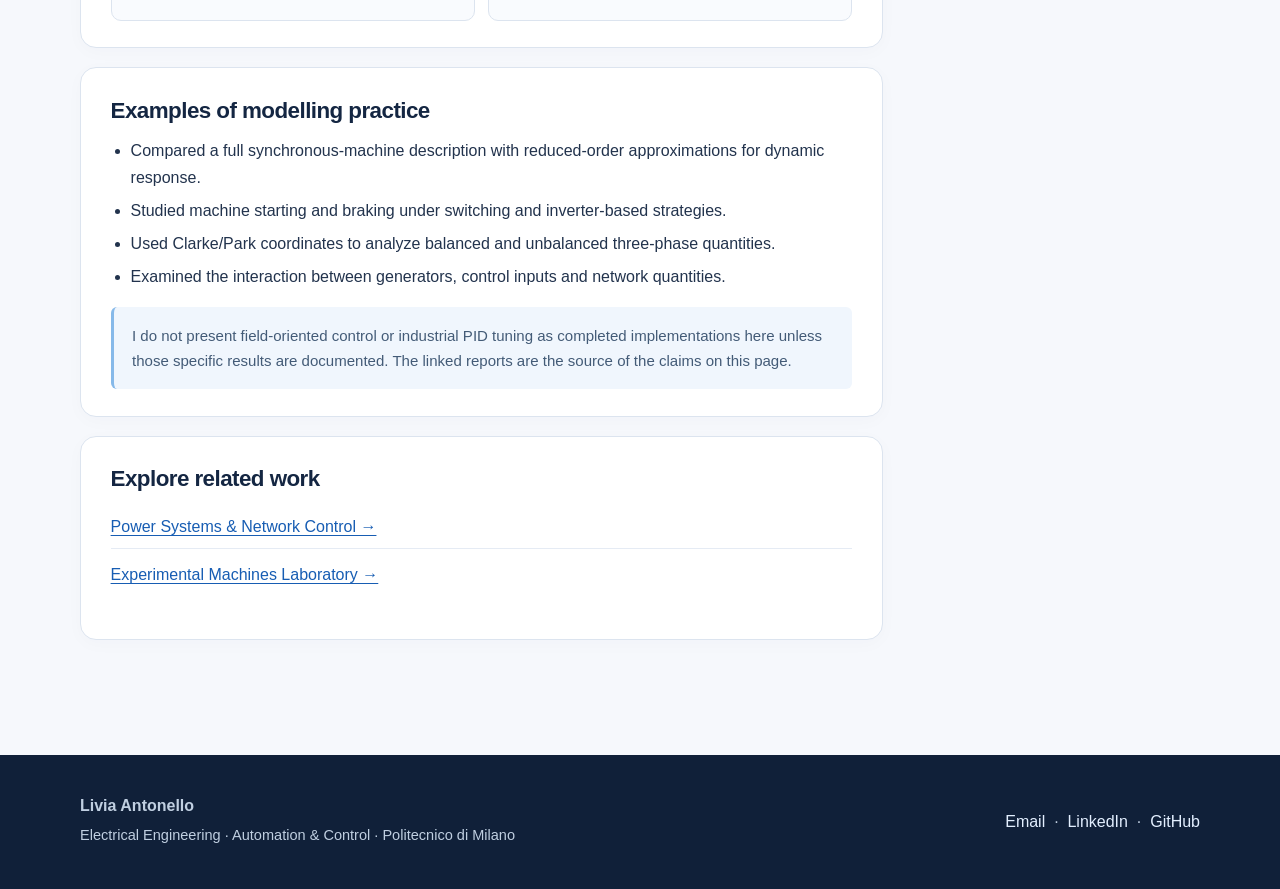
<file: simulink.html>
<!doctype html>
<html lang="en"><head><meta charset="utf-8"><meta name="viewport" content="width=device-width, initial-scale=1"><meta name="theme-color" content="#142642"><meta name="description" content="A collection of modelling exercises on machine transients, coordinate transformations and power-system control."><title>Electrical Machine Dynamics &amp; Control | Livia Antonello</title><link rel="icon" href="assets/favicon.svg" type="image/svg+xml"><link rel="stylesheet" href="style.css"></head><body><a href="#main" class="skip-link">Skip to content</a><nav class="site-nav" aria-label="Main navigation"><div class="container nav-inner"><a class="brand" href="index.html"><span class="brand-symbol">LA</span><span>Livia Antonello</span></a><div class="nav-links"><a href="index.html#projects">Projects</a><a href="index.html#about">About</a><a href="mailto:liviaantonello003@gmail.com">Contact</a><a href="assets/docs/livia-antonello-cv.pdf">CV ↗</a></div></div></nav><main id="main"><header class="detail-hero"><div class="container"><a class="back" href="index.html#projects">← All projects</a><p class="eyebrow">Electrical modelling · University coursework</p><h1>Electrical Machine Dynamics &amp; Control</h1><p class="detail-lede">A collection of modelling exercises on machine transients, coordinate transformations and power-system control.</p><div class="tag-row"><span class="tag">MATLAB / Simulink</span><span class="tag">Clarke–Park</span><span class="tag">Induction machines</span><span class="tag">Synchronous machines</span></div></div></header><div class="container detail-layout"><article class="detail-article"><section class="content-panel"><h2>What this collection covers</h2><p>These academic exercises explore the mathematical modelling and time response of rotating electrical machines and power systems. They include transformations of three-phase variables, equivalent-circuit parameters and simulations of selected transient behaviours.</p><figure><img loading="lazy" src="assets/img/modelling.webp" alt="Power system response plot from a modelling report."><figcaption>Excerpt from the frequency-regulation analysis.</figcaption></figure></section><section class="content-panel"><h2>Topics documented</h2><div class="mini-grid"><div class="mini"><strong>Clarke–Park transformations</strong><span>Mapping three-phase signals into stationary/rotating reference frames.</span></div><div class="mini"><strong>Induction machine transients</strong><span>Starting and braking responses, current peaks and torque dynamics.</span></div><div class="mini"><strong>Synchronous machine models</strong><span>Parameter derivation and comparison of dynamic approximations.</span></div><div class="mini"><strong>Network frequency & voltage</strong><span>Responses of generators and regulators to disturbances.</span></div></div></section><section class="content-panel"><h2>Examples of modelling practice</h2><ul><li>Compared a full synchronous-machine description with reduced-order approximations for dynamic response.</li><li>Studied machine starting and braking under switching and inverter-based strategies.</li><li>Used Clarke/Park coordinates to analyze balanced and unbalanced three-phase quantities.</li><li>Examined the interaction between generators, control inputs and network quantities.</li></ul><div class="notice">I do not present field-oriented control or industrial PID tuning as completed implementations here unless those specific results are documented. The linked reports are the source of the claims on this page.</div></section><section class="content-panel"><h2>Explore related work</h2><ul class="site-link-list"><li><a href="power_systems.html">Power Systems & Network Control →</a></li><li><a href="electrical_lab.html">Experimental Machines Laboratory →</a></li></ul></section></article><aside class="detail-sidebar" aria-label="Project information"><div class="sidebar-panel"><h2>At a glance</h2><dl class="facts"><div><dt>Context</dt><dd>Electrical Engineering coursework</dd></div><div><dt>Mode</dt><dd>Modelling and simulation</dd></div><div><dt>Status</dt><dd>Completed academic exercises</dd></div></dl></div><div class="sidebar-panel"><h2>Project resources</h2><div class="resource-list"><a href="assets/docs/clarke-park.pdf" target="_blank" rel="noopener noreferrer">Clarke–Park analysis ↗</a><a href="assets/docs/induzione-avviamento.pdf" target="_blank" rel="noopener noreferrer">Induction machine starting ↗</a><a href="assets/docs/induzione-frenatura.pdf" target="_blank" rel="noopener noreferrer">Induction machine braking ↗</a><a href="assets/docs/sincrona-parametri.pdf" target="_blank" rel="noopener noreferrer">Synchronous parameters ↗</a><a href="assets/docs/sincrona-regimi.pdf" target="_blank" rel="noopener noreferrer">Synchronous dynamics ↗</a><a href="assets/docs/regolazione-tensione.pdf" target="_blank" rel="noopener noreferrer">Voltage regulation ↗</a><a href="assets/docs/regolazione-frequenza.pdf" target="_blank" rel="noopener noreferrer">Frequency regulation ↗</a></div></div></aside></div></main><footer class="footer"><div class="container footer-inner"><div><strong>Livia Antonello</strong><p>Electrical Engineering · Automation &amp; Control · Politecnico di Milano</p></div><div><a href="mailto:liviaantonello003@gmail.com">Email</a> &nbsp;·&nbsp; <a href="https://www.linkedin.com/in/livia-antonello-8289b5294/" target="_blank" rel="noopener noreferrer">LinkedIn</a> &nbsp;·&nbsp; <a href="https://github.com/Liviaantonello" target="_blank" rel="noopener noreferrer">GitHub</a></div></div></footer></body></html>
</file>
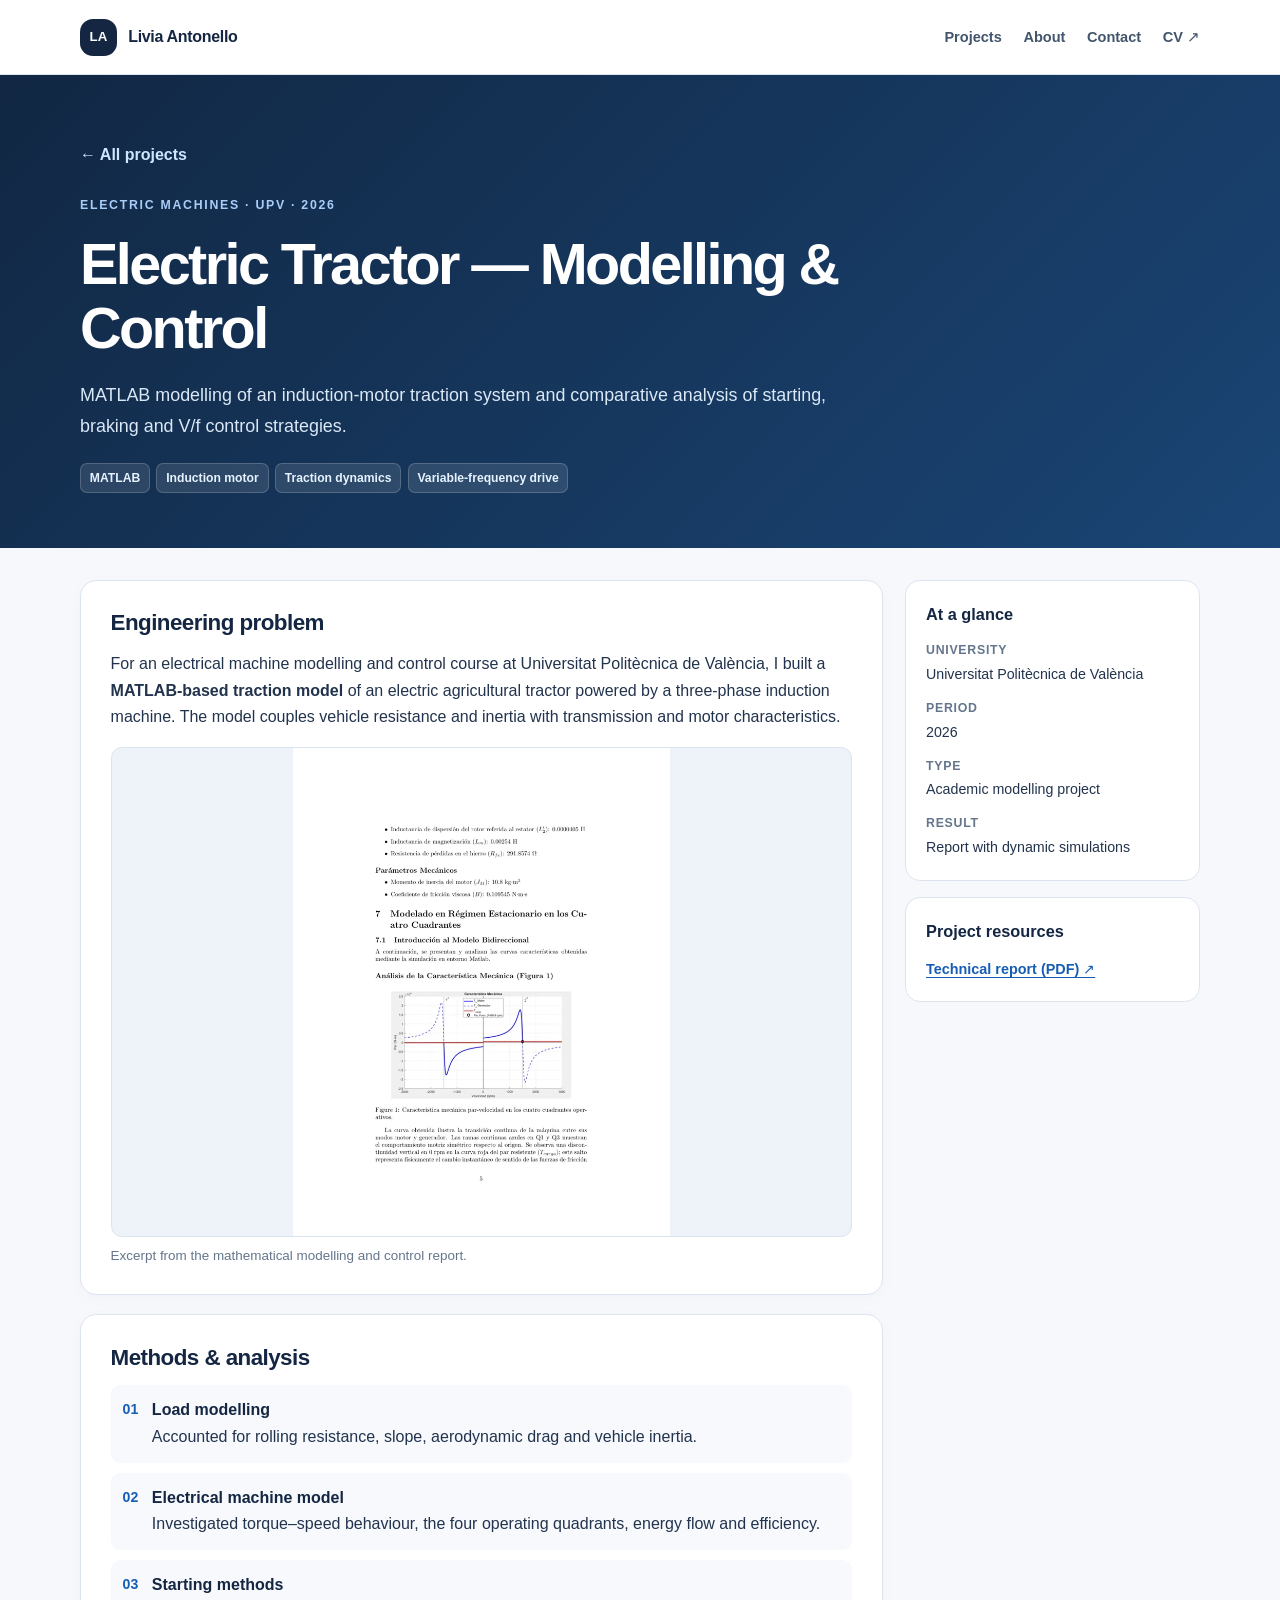
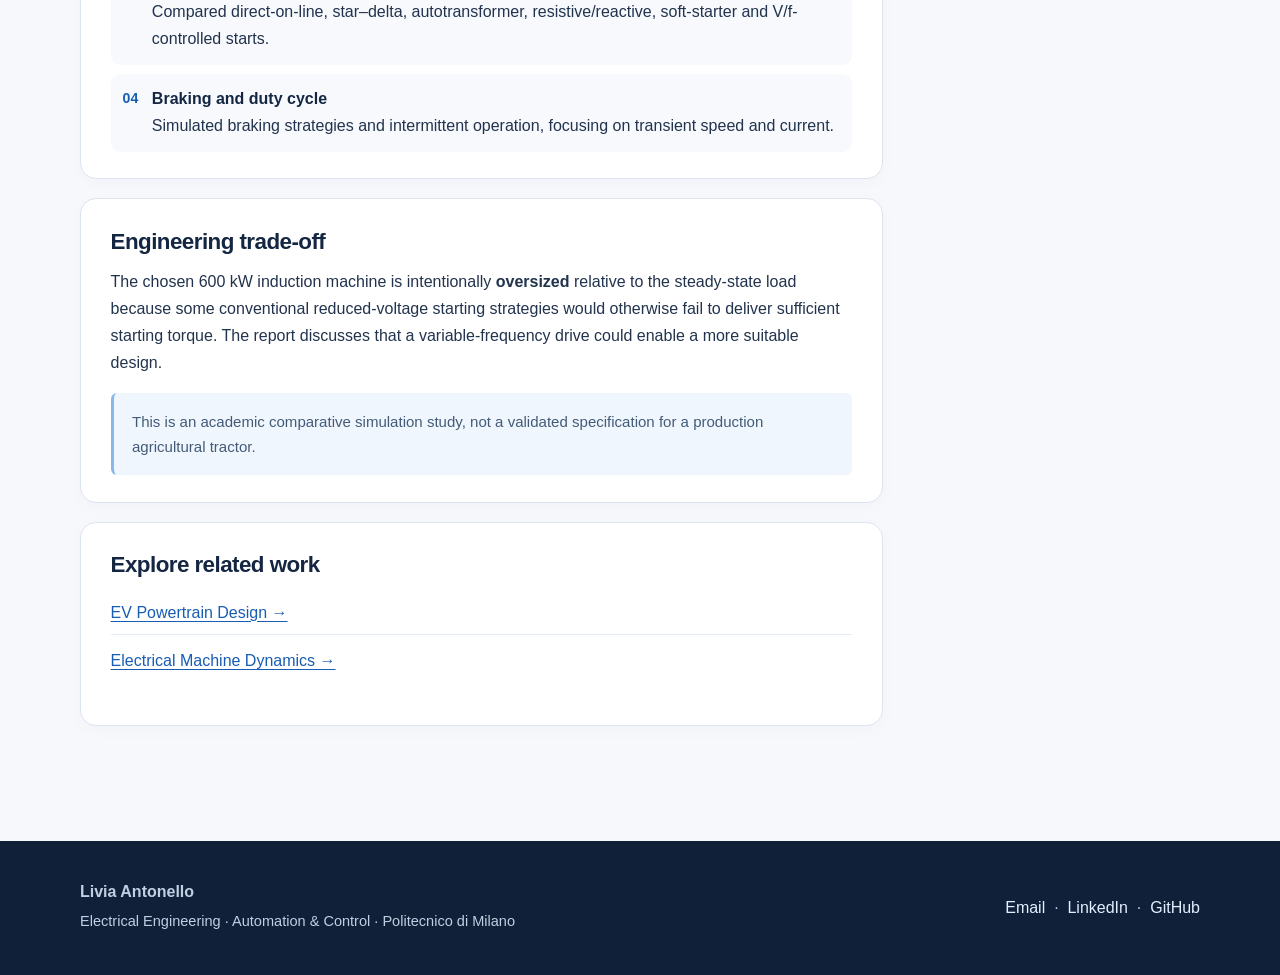
<file: tractor.html>
<!doctype html>
<html lang="en"><head><meta charset="utf-8"><meta name="viewport" content="width=device-width, initial-scale=1"><meta name="theme-color" content="#142642"><meta name="description" content="MATLAB modelling of an induction-motor traction system and comparative analysis of starting, braking and V/f control strategies."><title>Electric Tractor — Modelling &amp; Control | Livia Antonello</title><link rel="icon" href="assets/favicon.svg" type="image/svg+xml"><link rel="stylesheet" href="style.css"></head><body><a href="#main" class="skip-link">Skip to content</a><nav class="site-nav" aria-label="Main navigation"><div class="container nav-inner"><a class="brand" href="index.html"><span class="brand-symbol">LA</span><span>Livia Antonello</span></a><div class="nav-links"><a href="index.html#projects">Projects</a><a href="index.html#about">About</a><a href="mailto:liviaantonello003@gmail.com">Contact</a><a href="assets/docs/livia-antonello-cv.pdf">CV ↗</a></div></div></nav><main id="main"><header class="detail-hero"><div class="container"><a class="back" href="index.html#projects">← All projects</a><p class="eyebrow">Electric machines · UPV · 2026</p><h1>Electric Tractor — Modelling &amp; Control</h1><p class="detail-lede">MATLAB modelling of an induction-motor traction system and comparative analysis of starting, braking and V/f control strategies.</p><div class="tag-row"><span class="tag">MATLAB</span><span class="tag">Induction motor</span><span class="tag">Traction dynamics</span><span class="tag">Variable-frequency drive</span></div></div></header><div class="container detail-layout"><article class="detail-article"><section class="content-panel"><h2>Engineering problem</h2><p>For an electrical machine modelling and control course at Universitat Politècnica de València, I built a <strong>MATLAB-based traction model</strong> of an electric agricultural tractor powered by a three-phase induction machine. The model couples vehicle resistance and inertia with transmission and motor characteristics.</p><figure><img loading="lazy" src="assets/img/electric-tractor.webp" alt="Graphs of induction-motor torque and operating characteristics from the electric tractor model."><figcaption>Excerpt from the mathematical modelling and control report.</figcaption></figure></section><section class="content-panel"><h2>Methods &amp; analysis</h2><div class="steps"><div class="step"><span class="step-n">01</span><div><strong>Load modelling</strong><div>Accounted for rolling resistance, slope, aerodynamic drag and vehicle inertia.</div></div></div><div class="step"><span class="step-n">02</span><div><strong>Electrical machine model</strong><div>Investigated torque–speed behaviour, the four operating quadrants, energy flow and efficiency.</div></div></div><div class="step"><span class="step-n">03</span><div><strong>Starting methods</strong><div>Compared direct-on-line, star–delta, autotransformer, resistive/reactive, soft-starter and V/f-controlled starts.</div></div></div><div class="step"><span class="step-n">04</span><div><strong>Braking and duty cycle</strong><div>Simulated braking strategies and intermittent operation, focusing on transient speed and current.</div></div></div></div></section><section class="content-panel"><h2>Engineering trade-off</h2><p>The chosen 600 kW induction machine is intentionally <strong>oversized</strong> relative to the steady-state load because some conventional reduced-voltage starting strategies would otherwise fail to deliver sufficient starting torque. The report discusses that a variable-frequency drive could enable a more suitable design.</p><div class="notice">This is an academic comparative simulation study, not a validated specification for a production agricultural tractor.</div></section><section class="content-panel"><h2>Explore related work</h2><ul class="site-link-list"><li><a href="powertrain.html">EV Powertrain Design →</a></li><li><a href="simulink.html">Electrical Machine Dynamics →</a></li></ul></section></article><aside class="detail-sidebar" aria-label="Project information"><div class="sidebar-panel"><h2>At a glance</h2><dl class="facts"><div><dt>University</dt><dd>Universitat Politècnica de València</dd></div><div><dt>Period</dt><dd>2026</dd></div><div><dt>Type</dt><dd>Academic modelling project</dd></div><div><dt>Result</dt><dd>Report with dynamic simulations</dd></div></dl></div><div class="sidebar-panel"><h2>Project resources</h2><div class="resource-list"><a href="assets/docs/electric-tractor-report.pdf" target="_blank" rel="noopener noreferrer">Technical report (PDF) ↗</a></div></div></aside></div></main><footer class="footer"><div class="container footer-inner"><div><strong>Livia Antonello</strong><p>Electrical Engineering · Automation &amp; Control · Politecnico di Milano</p></div><div><a href="mailto:liviaantonello003@gmail.com">Email</a> &nbsp;·&nbsp; <a href="https://www.linkedin.com/in/livia-antonello-8289b5294/" target="_blank" rel="noopener noreferrer">LinkedIn</a> &nbsp;·&nbsp; <a href="https://github.com/Liviaantonello" target="_blank" rel="noopener noreferrer">GitHub</a></div></div></footer></body></html>
</file>
<file: style.css>
:root{--bg:#f6f8fc;--surface:#fff;--navy:#142642;--text:#22334d;--muted:#64758c;--blue:#175db3;--blue-deep:#104888;--line:#dce4ef;--soft:#edf4fc;--teal:#34b5b1;--shadow:0 14px 38px rgba(23,45,79,.065);font-synthesis:none}
*{box-sizing:border-box}html{scroll-behavior:smooth}body{margin:0;background:var(--bg);color:var(--text);font:16px/1.68 -apple-system,BlinkMacSystemFont,"Segoe UI",Inter,Roboto,Arial,sans-serif}a{color:var(--blue);text-underline-offset:3px}a:hover{color:var(--blue-deep)}button{font:inherit}img,video{max-width:100%;height:auto}img{display:block}figure{margin:0}.skip-link{position:absolute;left:-9999px;top:0;z-index:99;background:#fff;padding:.7rem 1rem}.skip-link:focus{left:1rem}.container{width:min(1120px,calc(100% - 44px));margin:auto}.site-nav{position:sticky;top:0;z-index:20;background:rgba(255,255,255,.95);border-bottom:1px solid var(--line);backdrop-filter:blur(14px)}.nav-inner{display:flex;justify-content:space-between;align-items:center;min-height:74px;gap:1rem}.brand{display:flex;align-items:center;gap:.7rem;color:var(--navy);font-weight:750;letter-spacing:-.02em;text-decoration:none;white-space:nowrap}.brand-symbol{background:var(--navy);color:#fff;display:grid;place-items:center;border-radius:13px;height:37px;width:37px;font-size:.83rem;letter-spacing:.01em}.nav-links{display:flex;align-items:center;gap:1.35rem}.nav-links a{color:#42556c;text-decoration:none;font-weight:600;font-size:.91rem}.nav-links a:hover,.nav-links a[aria-current=page]{color:var(--blue)}.nav-cta{border:1px solid var(--line);border-radius:999px;padding:.45rem .95rem}.hero{padding:80px 0 72px}.hero-layout{display:grid;grid-template-columns:minmax(0,1.42fr) minmax(245px,.58fr);gap:6rem;align-items:center}.eyebrow{color:var(--blue);font-size:.77rem;text-transform:uppercase;font-weight:800;letter-spacing:.14em;margin:0 0 16px}.hero h1,.detail-hero h1{font-size:clamp(2.7rem,5vw,4.8rem);line-height:1.12;letter-spacing:-.045em;margin:.1rem 0 1.2rem;color:var(--navy);font-weight:775}.hero h1 span{color:var(--blue)}.lede{font-size:1.12rem;color:#526780;max-width:640px;line-height:1.75;margin:0 0 1.5rem}.hero-actions{display:flex;flex-wrap:wrap;gap:.7rem;margin-top:1.7rem}.btn{display:inline-flex;align-items:center;justify-content:center;gap:.5rem;background:var(--blue);color:#fff;padding:.82rem 1.22rem;border-radius:11px;text-decoration:none;font-size:.92rem;font-weight:700;border:1px solid var(--blue)}.btn:hover{color:#fff;background:var(--blue-deep);border-color:var(--blue-deep)}.btn-light{background:#fff;color:var(--blue);border-color:#cddbeb}.btn-light:hover{background:var(--soft);color:var(--blue)}.profile-frame{position:relative;max-width:300px;margin-left:auto}.profile-frame:before{content:"";position:absolute;inset:17px -15px -16px 15px;border:2px solid #d2e1f3;border-radius:19px;z-index:-1}.profile-frame img{width:100%;aspect-ratio:4/4.5;object-fit:cover;object-position:center 18%;border-radius:18px;box-shadow:var(--shadow)}.subnote{font-size:.91rem;color:var(--muted);margin-top:1.2rem}.section{padding:44px 0 72px;scroll-margin-top:90px}.section-heading{display:flex;justify-content:space-between;gap:1rem;align-items:flex-end;margin-bottom:1.4rem}.section-heading h2{font-size:clamp(1.9rem,3vw,2.6rem);letter-spacing:-.035em;line-height:1.25;margin:.25rem 0;color:var(--navy)}.section-heading p{margin:.35rem 0;color:var(--muted)}.filter-row{display:flex;flex-wrap:wrap;gap:.45rem;margin:0 0 1.5rem}.filter{background:var(--surface);border:1px solid var(--line);border-radius:999px;padding:.5rem .9rem;color:#4e6078;cursor:pointer;font-weight:650;font-size:.87rem}.filter:hover,.filter.active{background:var(--navy);color:#fff;border-color:var(--navy)}.project-grid{display:grid;grid-template-columns:repeat(3,minmax(0,1fr));gap:1rem}.project-card{display:flex;flex-direction:column;overflow:hidden;background:var(--surface);border:1px solid var(--line);border-radius:17px;box-shadow:0 4px 15px rgba(32,54,83,.018);transition:transform .15s,box-shadow .15s}.project-card:hover{transform:translateY(-4px);box-shadow:var(--shadow)}.project-card[hidden]{display:none}.card-image{height:175px;width:100%;object-fit:cover;object-position:center 27%;background:#e4edf6}.card-abstract{height:175px;position:relative;background:linear-gradient(130deg,#1e4267,#0f2442);overflow:hidden;display:flex;align-items:center;justify-content:center}.card-abstract:before{content:"";position:absolute;inset:-40px;background:repeating-linear-gradient(60deg,transparent 0 28px,rgba(255,255,255,.035) 29px 30px)}.card-abstract .abstract-icon{position:relative;display:grid;place-items:center;width:94px;height:94px;border:1px solid rgba(255,255,255,.35);border-radius:20px;color:#d9edff;font-size:2.6rem;font-weight:300;transform:rotate(-7deg)}.card-body{padding:1.15rem 1.2rem 1.25rem;display:flex;flex-direction:column;flex:1}.card-meta{font-size:.73rem;text-transform:uppercase;letter-spacing:.095em;color:var(--blue);font-weight:800;margin:0 0 .35rem}.card-body h3{margin:0;font-size:1.17rem;letter-spacing:-.02em;color:var(--navy);line-height:1.3}.card-body p{color:var(--muted);font-size:.92rem;line-height:1.62;margin:.65rem 0 1rem;flex-grow:1}.tag-row{display:flex;flex-wrap:wrap;gap:.4rem}.tag{padding:.25rem .55rem;font-size:.76rem;background:var(--soft);color:#416181;border-radius:7px;font-weight:600}.card-link{font-weight:750;text-decoration:none;display:inline-block;margin-top:1rem;font-size:.88rem}.feature-panel{display:grid;grid-template-columns:1fr 1fr;gap:1.2rem}.info-card{background:#fff;border:1px solid var(--line);border-radius:16px;padding:1.6rem}.info-card h3{margin:.2rem 0 .65rem;color:var(--navy)}.info-card p,.info-card li{color:var(--muted)}.info-card ul{margin:.7rem 0 0;padding-left:1.2rem}.timeline{display:grid;gap:1rem}.timeline-item{border-left:3px solid #bfd3eb;padding-left:1rem}.timeline-item strong{display:block}.timeline-item small{display:block;color:var(--muted);margin-top:.18rem}.footer{background:#102039;color:#c0cfe1;padding:2.4rem 0;margin-top:2rem}.footer-inner{display:flex;align-items:center;justify-content:space-between;gap:1rem;flex-wrap:wrap}.footer a{color:#e3efff;text-decoration:none}.footer p{margin:.2rem 0;font-size:.91rem}.detail-hero{background:linear-gradient(135deg,#112743,#1a4575);padding:67px 0 55px;color:white}.detail-hero .eyebrow{color:#a9cdf9}.detail-hero h1{color:#fff;font-size:clamp(2.3rem,4.5vw,3.75rem);max-width:920px}.detail-hero p.detail-lede{font-size:1.12rem;color:#dbe8f6;max-width:760px;line-height:1.72;margin:.6rem 0 1.3rem}.back{color:#cde5ff;text-decoration:none;display:inline-flex;gap:.4rem;font-weight:650;margin-bottom:1.65rem}.back:hover{color:#fff}.detail-hero .tag{background:rgba(255,255,255,.11);color:#e6f3ff;border:1px solid rgba(255,255,255,.18)}.detail-layout{display:grid;grid-template-columns:minmax(0,1fr) 295px;align-items:start;gap:1.4rem;padding:2rem 0 4rem}.detail-article{min-width:0}.content-panel{background:var(--surface);border:1px solid var(--line);border-radius:16px;margin:0 0 1.2rem;padding:1.65rem 1.85rem;box-shadow:0 4px 18px rgba(36,60,93,.025)}.content-panel h2{font-size:1.4rem;line-height:1.4;letter-spacing:-.025em;color:var(--navy);margin:0 0 .75rem}.content-panel h3{font-size:1.05rem;color:#244c7d;margin:1.25rem 0 .4rem}.content-panel p{margin:.6rem 0 1rem}.content-panel ul,.content-panel ol{padding-left:1.25rem;margin:.5rem 0 1rem}.content-panel li{margin:.38rem 0}.content-panel img{width:100%;max-height:490px;object-fit:contain;background:#eef3f9;border-radius:11px;border:1px solid var(--line);margin-top:1rem}.content-panel figcaption{font-size:.84rem;color:var(--muted);margin-top:.5rem}.content-panel video{display:block;width:100%;background:#0e1524;border-radius:11px;margin-top:1rem}.detail-sidebar{position:sticky;top:94px;display:grid;gap:1rem}.sidebar-panel{background:#fff;border:1px solid var(--line);padding:1.25rem;border-radius:15px}.sidebar-panel h2{margin:0 0 .75rem;color:var(--navy);font-size:1.02rem}.facts{display:grid;gap:.7rem;margin:0}.facts dt{color:var(--muted);font-size:.77rem;text-transform:uppercase;font-weight:750;letter-spacing:.06em}.facts dd{margin:.12rem 0 0;font-size:.89rem}.resource-list{display:grid;gap:.7rem}.resource-list a{font-size:.9rem;font-weight:650;overflow-wrap:anywhere}.notice{padding:1rem 1.15rem;background:#f0f6fd;border-left:3px solid #86b9e9;border-radius:6px;color:#435b77;font-size:.94rem}.steps{display:grid;gap:.6rem}.step{display:flex;gap:.85rem;align-items:flex-start;padding:.75rem;background:#f7f9fd;border-radius:9px}.step-n{flex:none;color:var(--blue);font-weight:800;font-size:.88rem;padding-top:1px}.step strong{color:var(--navy)}.mini-grid{display:grid;grid-template-columns:repeat(2,1fr);gap:.8rem}.mini{border:1px solid var(--line);padding:.9rem;border-radius:10px;background:#f9fbfe}.mini strong{display:block;color:var(--navy)}.mini span{color:var(--muted);font-size:.87rem}.diagram-row{display:flex;align-items:stretch;gap:.4rem;flex-wrap:wrap;margin:1.3rem 0}.diagram-box{flex:1;min-width:95px;border:1px solid #d4e2f1;background:#eef5fc;color:#24486c;padding:.72rem .55rem;border-radius:9px;text-align:center;font-size:.83rem;font-weight:700}.diagram-arrow{align-self:center;font-size:1.1rem;color:#6685a8}.site-note{font-size:.85rem;color:var(--muted)}.project-gallery{display:grid;grid-template-columns:repeat(2,minmax(0,1fr));gap:.8rem}.project-gallery img{height:220px;object-fit:contain;background:#f5f7fb;margin:0}.site-link-list{list-style:none;padding:0!important}.site-link-list li{padding:.45rem 0;border-bottom:1px solid #e5ebf4}.site-link-list li:last-child{border-bottom:0}.code-list{font-family:ui-monospace,SFMono-Regular,Consolas,"Liberation Mono",monospace;font-size:.86rem;overflow-wrap:anywhere}.callout{border-radius:12px;background:#f1f6ff;padding:1.2rem;border:1px solid #d7e5f8}.archive-link{display:inline-flex;align-items:center;gap:.4rem;color:var(--blue);font-weight:700}.small-muted{font-size:.85rem;color:var(--muted)}
@media(max-width:900px){.project-grid{grid-template-columns:repeat(2,minmax(0,1fr))}.hero-layout{gap:2rem}.detail-layout{grid-template-columns:minmax(0,1fr)}.detail-sidebar{position:static;grid-template-columns:repeat(2,minmax(0,1fr))}.profile-frame{max-width:255px}}@media(max-width:640px){body{font-size:15px}.container{width:min(100% - 30px,1120px)}.nav-inner{min-height:64px}.brand{font-size:.95rem}.nav-links{gap:.65rem}.nav-links a{font-size:.77rem}.nav-cta{display:none}.hero{padding:52px 0 36px}.hero-layout{grid-template-columns:1fr}.profile-frame{display:none}.hero h1{font-size:clamp(2.5rem,11vw,4rem)}.project-grid,.feature-panel,.detail-sidebar,.mini-grid{grid-template-columns:1fr}.section{padding:35px 0 48px}.content-panel{padding:1.2rem 1.1rem}.detail-hero{padding:42px 0}.detail-hero h1{font-size:2.25rem}.detail-layout{padding-top:1rem}.project-gallery{grid-template-columns:1fr}.project-gallery img{height:230px}}
@media(prefers-reduced-motion:reduce){html{scroll-behavior:auto}*,*:before,*:after{transition:none!important}}
</file>
